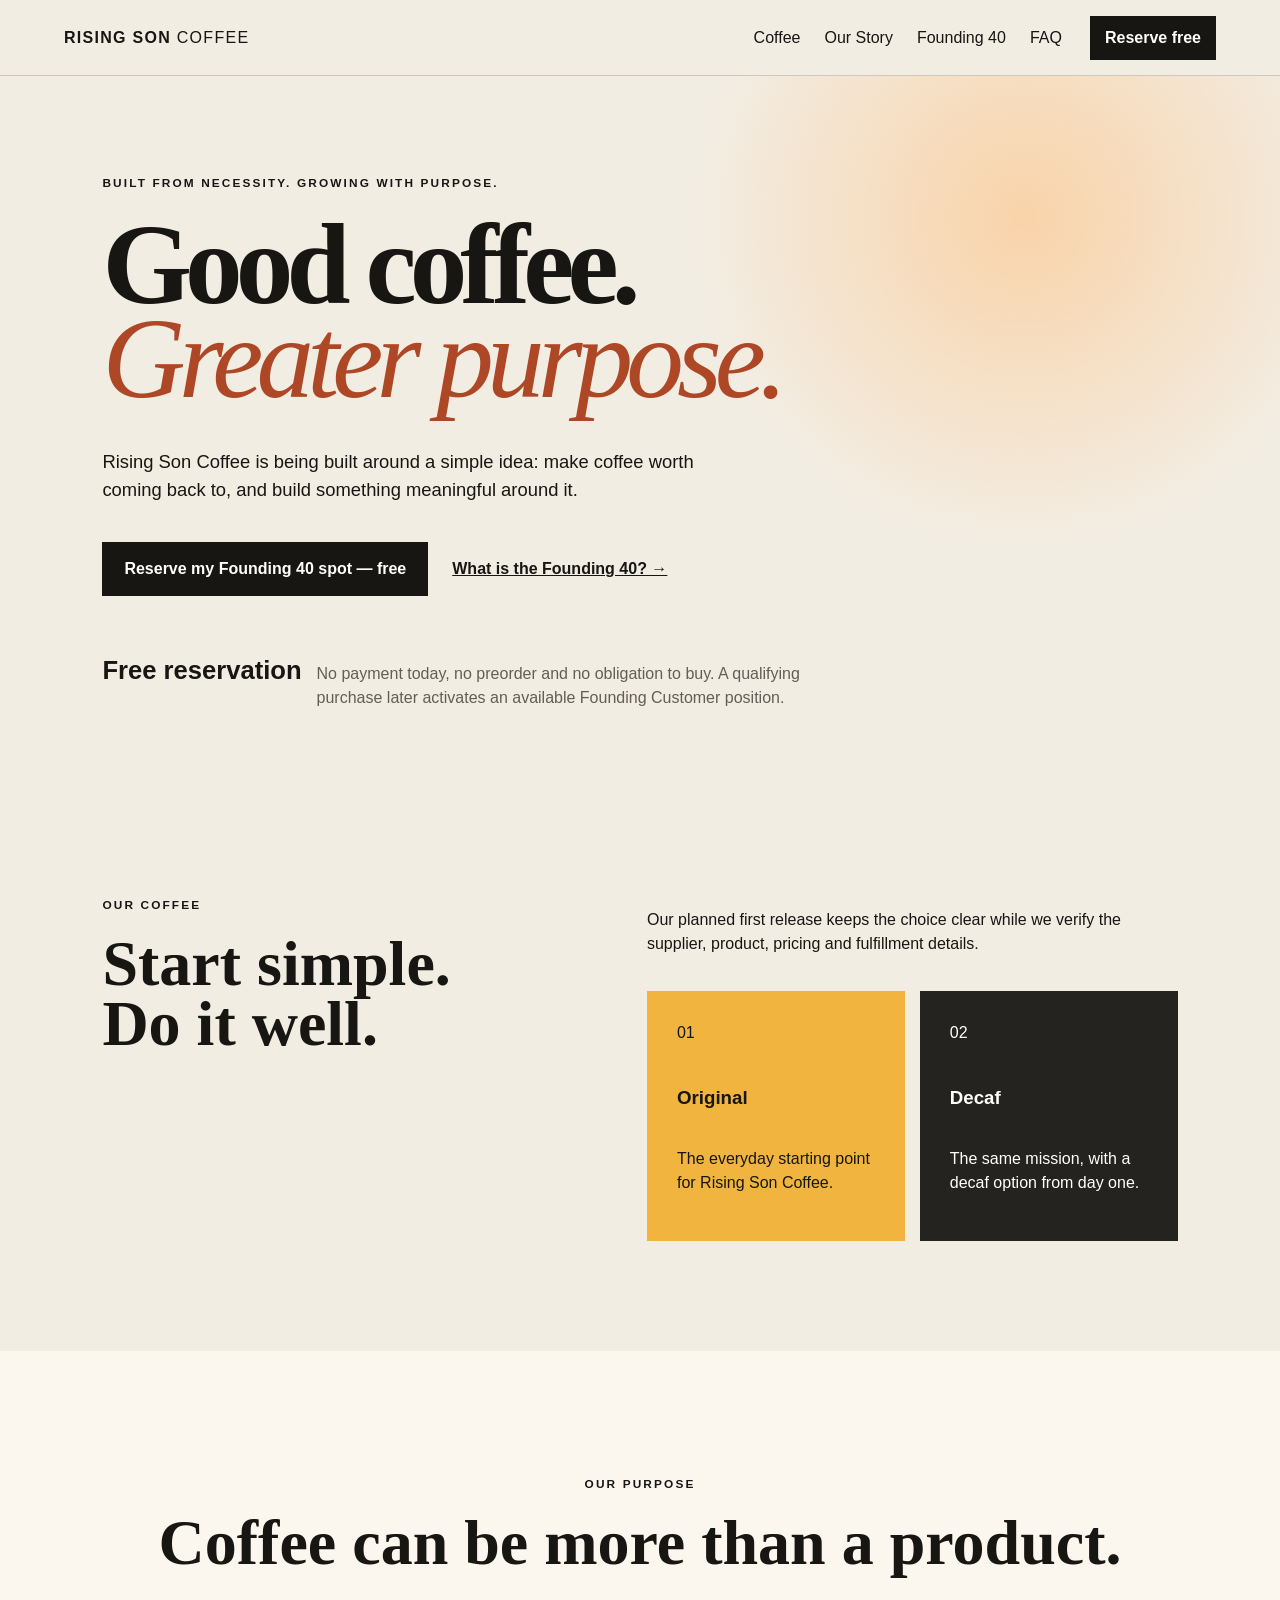
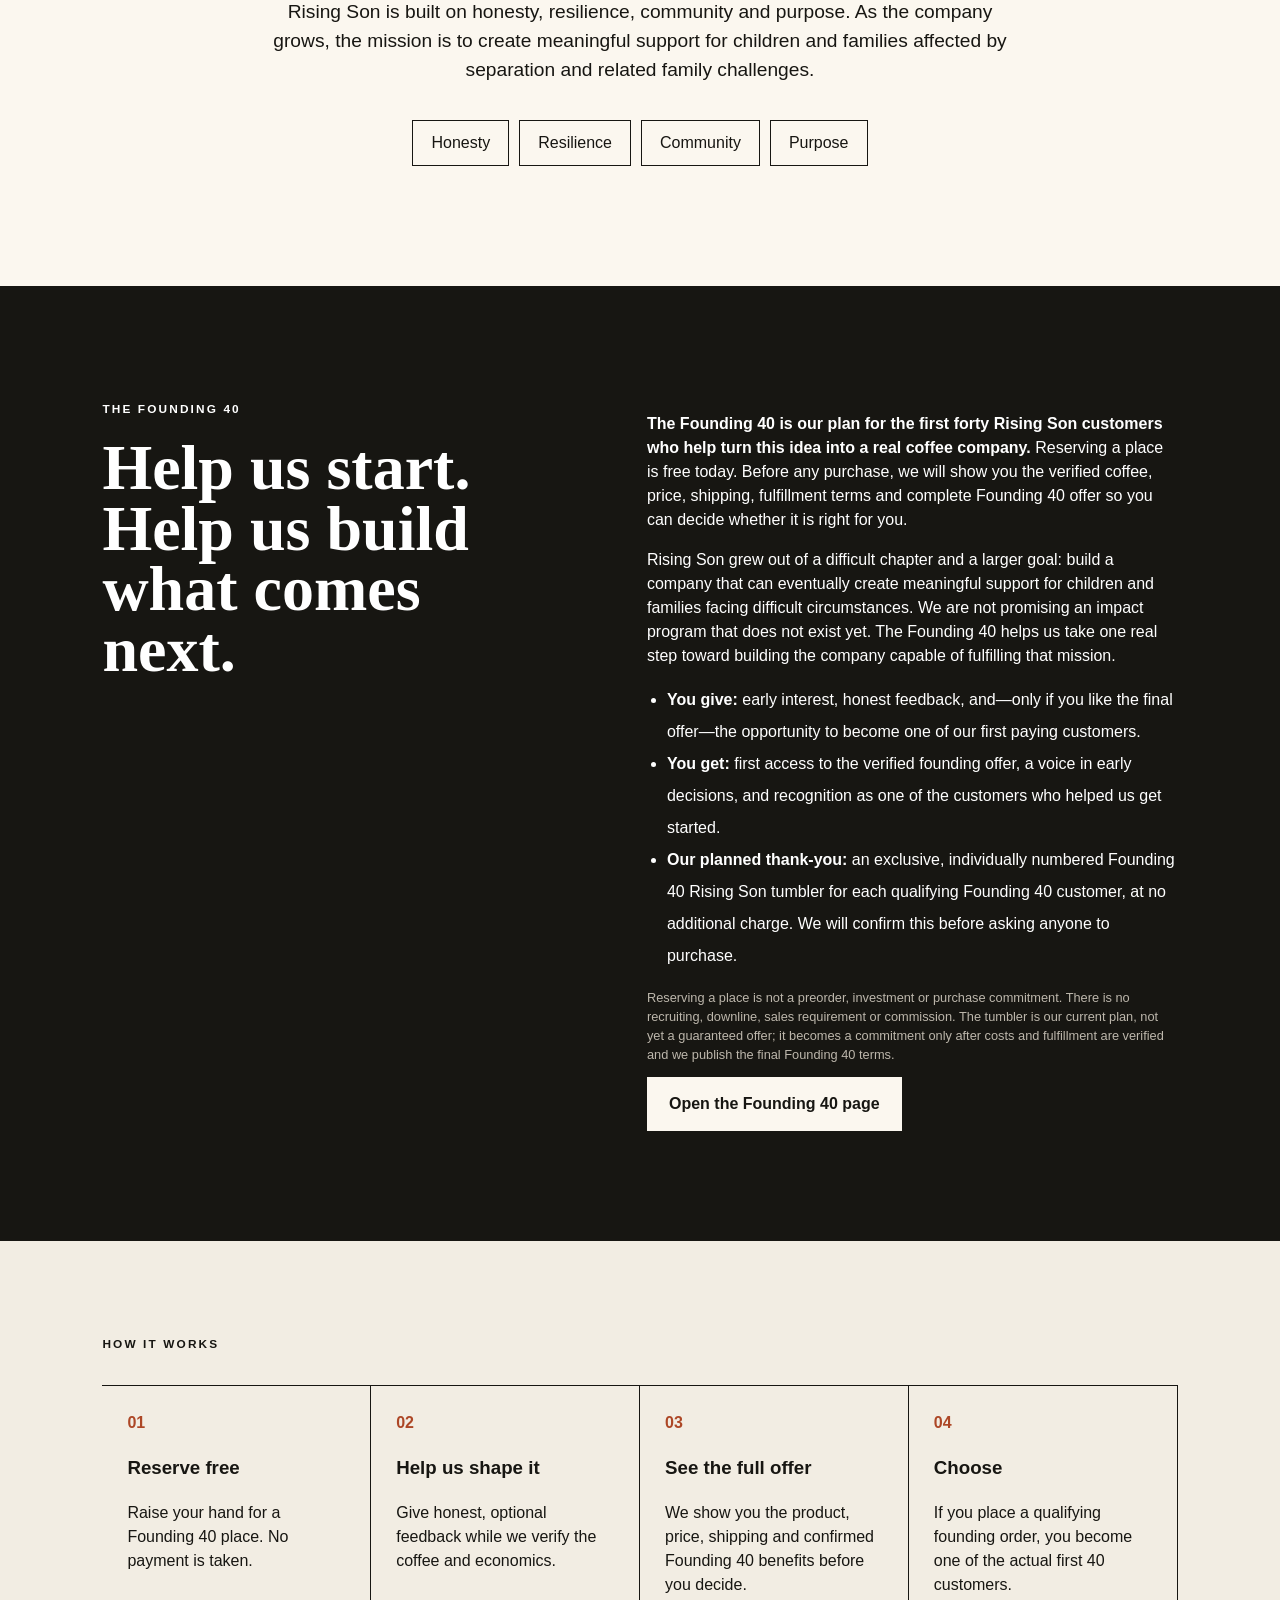
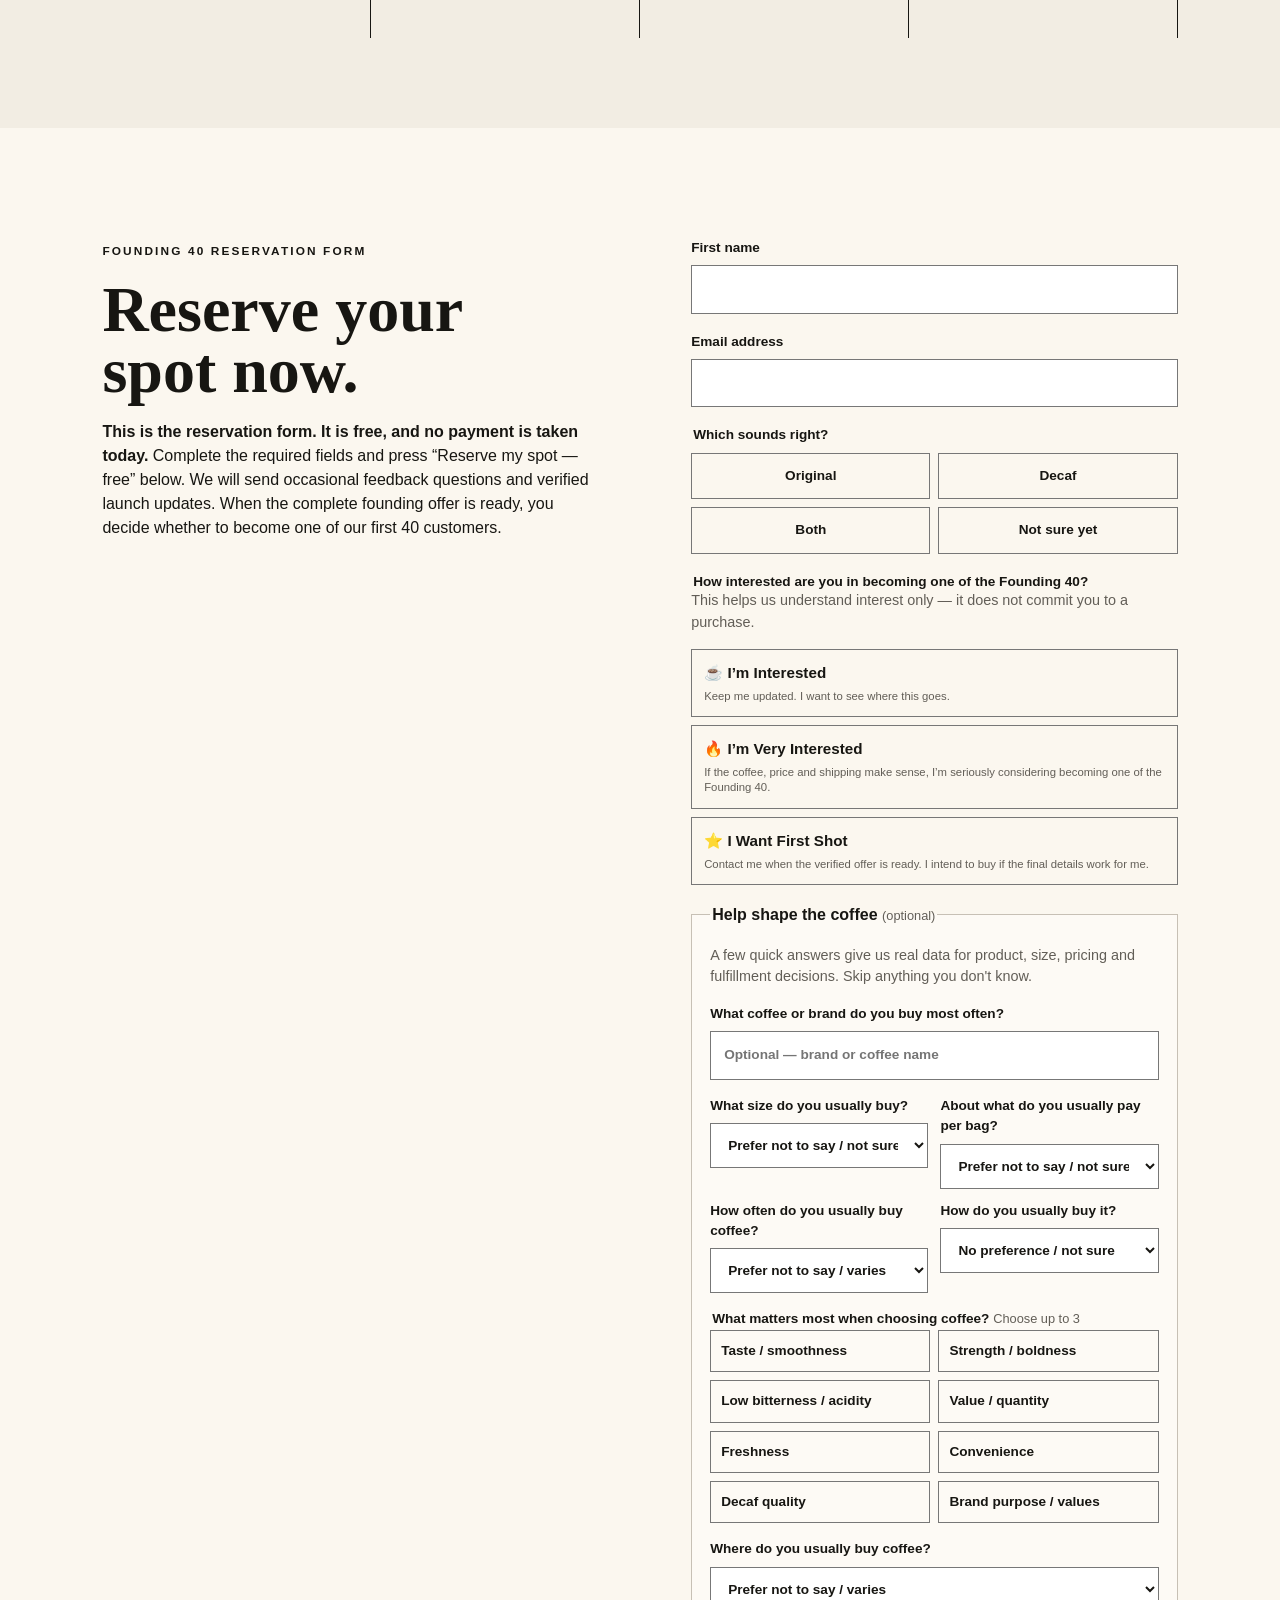
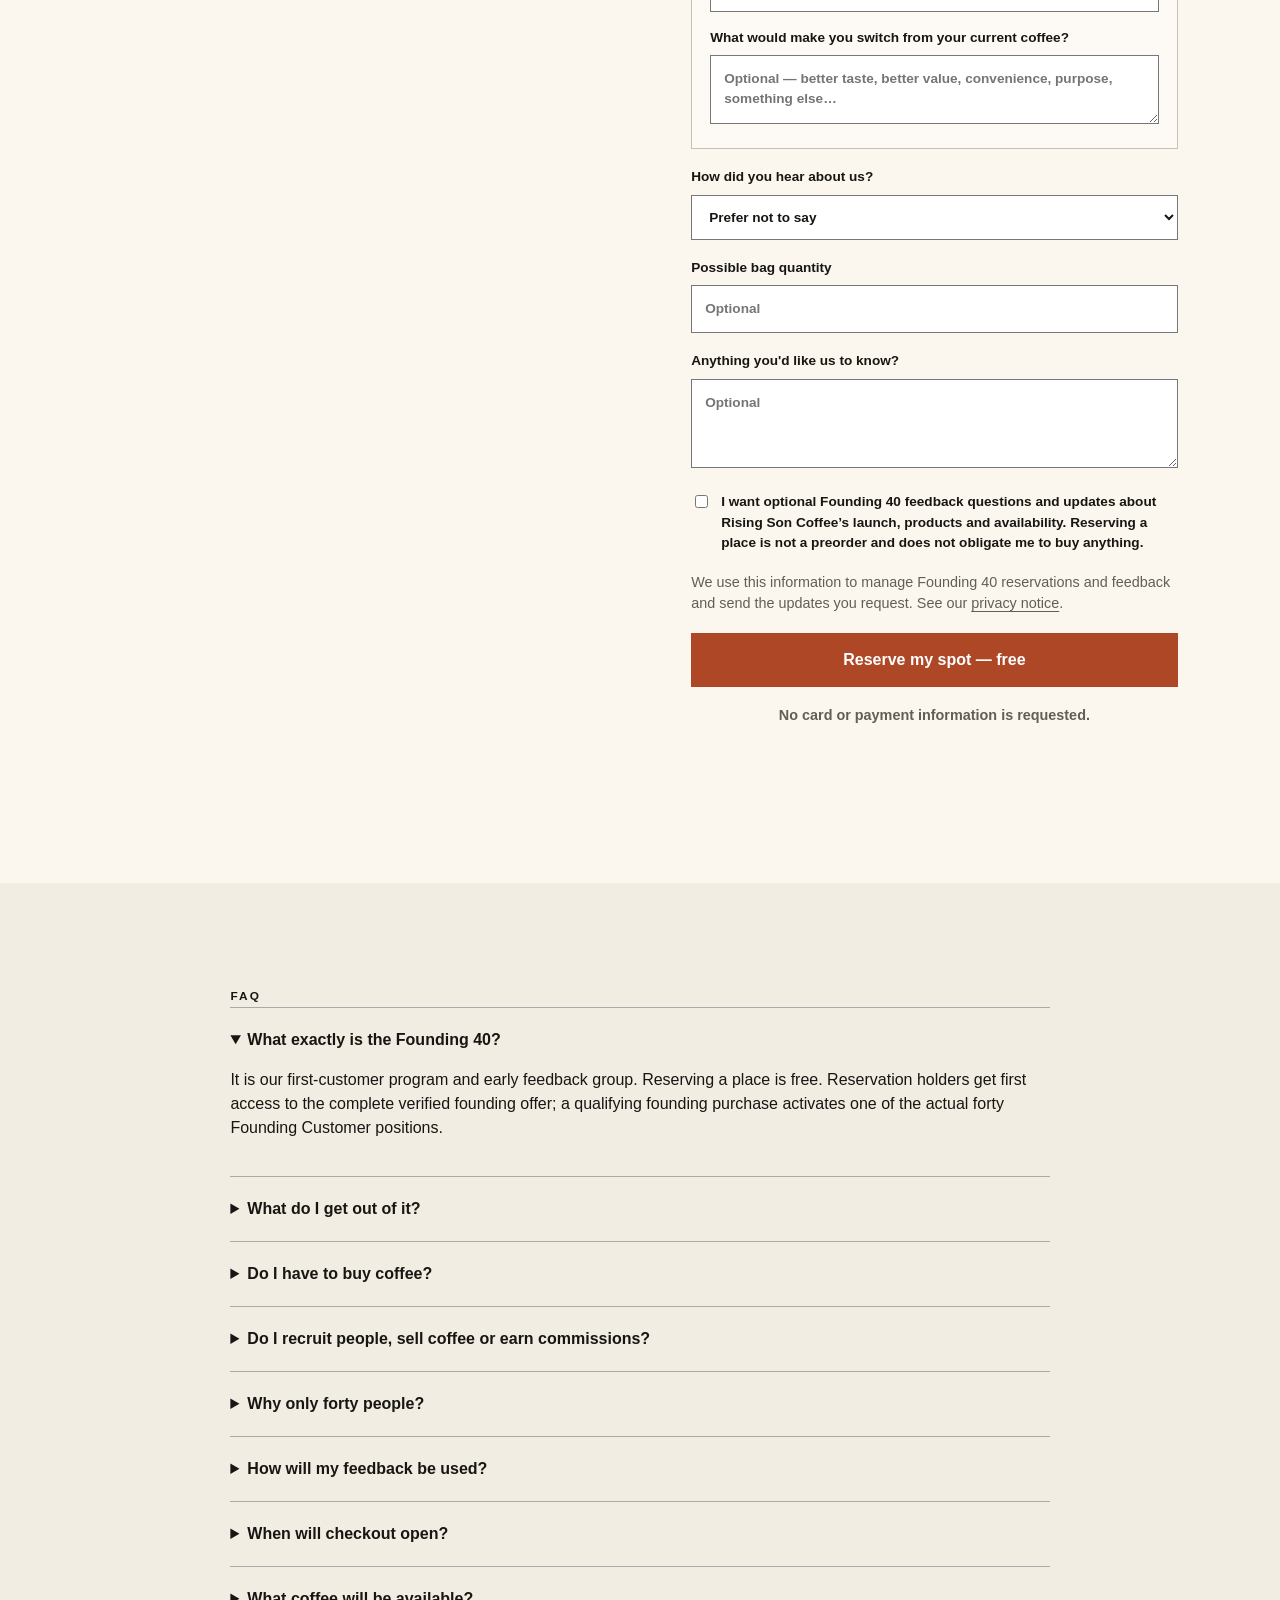
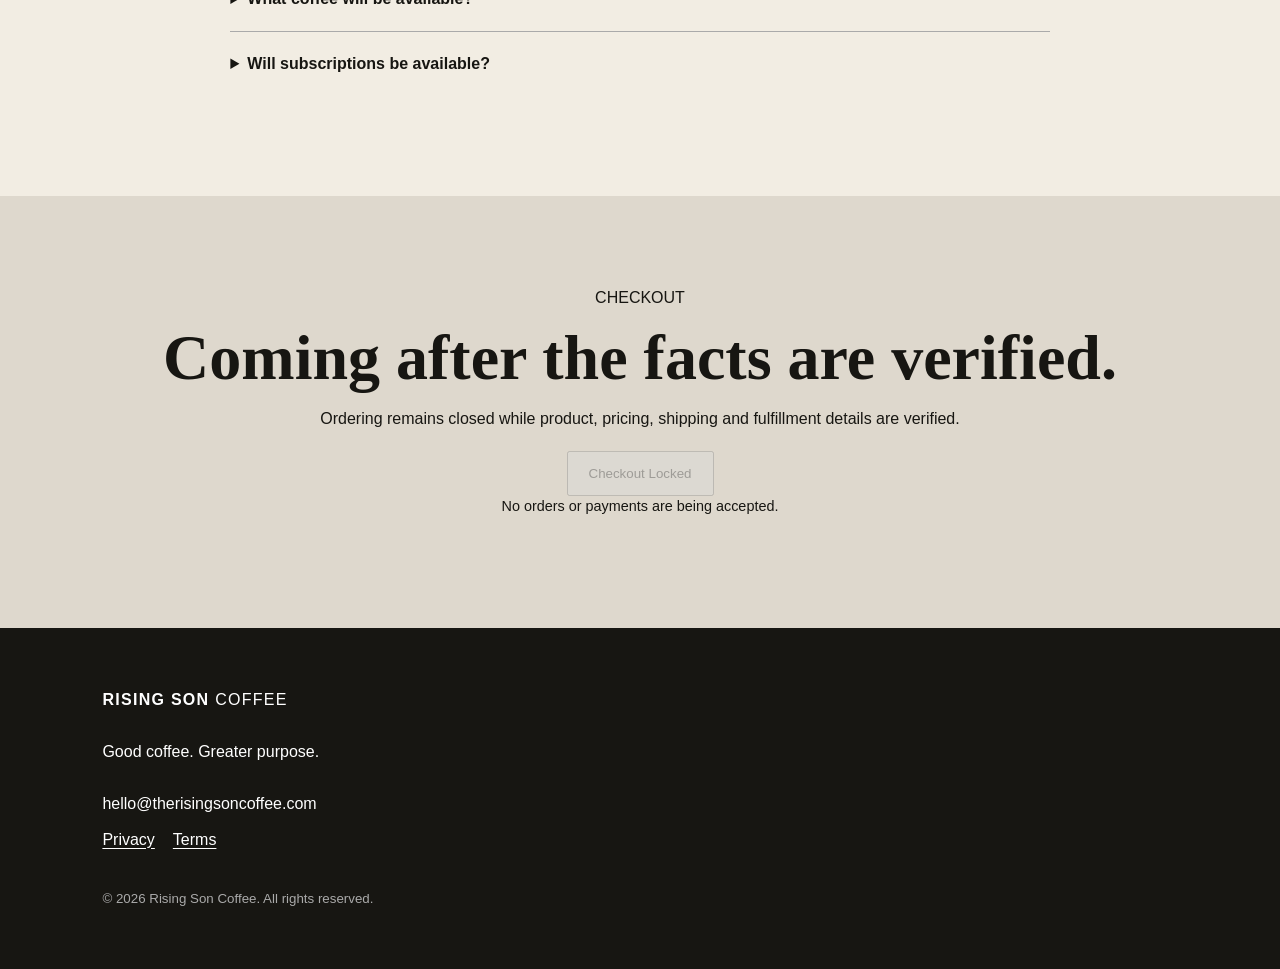
<file: index.html>
<!doctype html>
<html lang="en">
<head>
<meta charset="utf-8"><meta name="viewport" content="width=device-width,initial-scale=1">
<title>Rising Son Coffee | Purpose-Driven Coffee Company</title>
<meta name="description" content="Meet Rising Son Coffee, a purpose-driven independent coffee company in development. Join the Founding 40 free, help shape our first coffee release, and see the verified offer before deciding to buy.">
<meta name="robots" content="index,follow,max-image-preview:large,max-snippet:-1,max-video-preview:-1"><meta name="author" content="Rising Son Coffee"><meta name="application-name" content="Rising Son Coffee"><meta name="theme-color" content="#f2ede3">
<meta property="og:type" content="website"><meta property="og:site_name" content="Rising Son Coffee"><meta property="og:locale" content="en_US"><meta property="og:title" content="Rising Son Coffee | Good Coffee. Greater Purpose."><meta property="og:description" content="A purpose-driven independent coffee company being built with its first customers. Join the Founding 40 free and help shape the first release."><meta property="og:url" content="https://therisingsoncoffee.com/"><meta property="og:image" content="https://therisingsoncoffee.com/social-card.png"><meta property="og:image:width" content="1200"><meta property="og:image:height" content="630"><meta property="og:image:alt" content="Rising Son Coffee — Good coffee. Greater purpose.">
<meta name="twitter:card" content="summary_large_image"><meta name="twitter:title" content="Rising Son Coffee | Good Coffee. Greater Purpose."><meta name="twitter:description" content="Join the Founding 40 free and help shape the first Rising Son Coffee release."><meta name="twitter:image" content="https://therisingsoncoffee.com/social-card.png"><meta name="twitter:image:alt" content="Rising Son Coffee — Good coffee. Greater purpose."><link rel="canonical" href="https://therisingsoncoffee.com/"><link rel="manifest" href="/site.webmanifest">
<script type="application/ld+json">{"@context":"https://schema.org","@graph":[{"@type":"Organization","@id":"https://therisingsoncoffee.com/#organization","name":"Rising Son Coffee","alternateName":"The Rising Son Coffee","url":"https://therisingsoncoffee.com/","email":"hello@therisingsoncoffee.com","description":"A purpose-driven independent coffee company being built around good coffee, honesty, resilience, community and meaningful support for children and families as the company grows."},{"@type":"WebSite","@id":"https://therisingsoncoffee.com/#website","url":"https://therisingsoncoffee.com/","name":"Rising Son Coffee","alternateName":"The Rising Son Coffee","description":"Official website of Rising Son Coffee.","publisher":{"@id":"https://therisingsoncoffee.com/#organization"},"inLanguage":"en-US"},{"@type":"WebPage","@id":"https://therisingsoncoffee.com/#webpage","url":"https://therisingsoncoffee.com/","name":"Rising Son Coffee | Purpose-Driven Coffee Company","isPartOf":{"@id":"https://therisingsoncoffee.com/#website"},"about":{"@id":"https://therisingsoncoffee.com/#organization"},"description":"Meet Rising Son Coffee and join the Founding 40 free to help shape the first release.","inLanguage":"en-US"}]}</script>
<link rel="stylesheet" href="styles.css"><link rel="icon" href="data:image/svg+xml,<svg xmlns=%22http://www.w3.org/2000/svg%22 viewBox=%220 0 100 100%22><text y=%22.9em%22 font-size=%2290%22>☕</text></svg>">
</head>
<body>
<a class="skip" href="#top">Skip to content</a><header class="nav"><a class="brand" href="#top">RISING SON <span>COFFEE</span></a><nav aria-label="Primary"><a href="#coffee">Coffee</a><a href="/story/">Our Story</a><a href="/founding40/">Founding 40</a><a href="#faq">FAQ</a></nav><a class="button small" href="#join">Reserve free</a></header>
<main id="top">
<section class="hero"><div class="eyebrow">BUILT FROM NECESSITY. GROWING WITH PURPOSE.</div><h1>Good coffee.<br><em>Greater purpose.</em></h1><p>Rising Son Coffee is being built around a simple idea: make coffee worth coming back to, and build something meaningful around it.</p><div class="actions"><a class="button" href="#join">Reserve my Founding 40 spot — free</a><a class="textlink" href="/founding40/">What is the Founding 40? →</a></div><div class="counter"><strong>Free reservation</strong><span>No payment today, no preorder and no obligation to buy. A qualifying purchase later activates an available Founding Customer position.</span></div></section>
<section id="coffee" class="section"><div><span class="kicker">OUR COFFEE</span><h2>Start simple.<br>Do it well.</h2></div><div><p>Our planned first release keeps the choice clear while we verify the supplier, product, pricing and fulfillment details.</p><div class="cards"><article><span>01</span><h3>Original</h3><p>The everyday starting point for Rising Son Coffee.</p></article><article class="mono"><span>02</span><h3>Decaf</h3><p>The same mission, with a decaf option from day one.</p></article></div></div></section>
<section id="purpose" class="purpose"><span class="kicker">OUR PURPOSE</span><h2>Coffee can be more than a product.</h2><p>Rising Son is built on honesty, resilience, community and purpose. As the company grows, the mission is to create meaningful support for children and families affected by separation and related family challenges.</p><div class="values"><span>Honesty</span><span>Resilience</span><span>Community</span><span>Purpose</span></div></section>
<section id="founding40" class="section dark"><div><span class="kicker">THE FOUNDING 40</span><h2>Help us start.<br>Help us build what comes next.</h2></div><div><p><strong>The Founding 40 is our plan for the first forty Rising Son customers who help turn this idea into a real coffee company.</strong> Reserving a place is free today. Before any purchase, we will show you the verified coffee, price, shipping, fulfillment terms and complete Founding 40 offer so you can decide whether it is right for you.</p><p>Rising Son grew out of a difficult chapter and a larger goal: build a company that can eventually create meaningful support for children and families facing difficult circumstances. We are not promising an impact program that does not exist yet. The Founding 40 helps us take one real step toward building the company capable of fulfilling that mission.</p><ul><li><strong>You give:</strong> early interest, honest feedback, and—only if you like the final offer—the opportunity to become one of our first paying customers.</li><li><strong>You get:</strong> first access to the verified founding offer, a voice in early decisions, and recognition as one of the customers who helped us get started.</li><li><strong>Our planned thank-you:</strong> an exclusive, individually numbered Founding 40 Rising Son tumbler for each qualifying Founding 40 customer, at no additional charge. We will confirm this before asking anyone to purchase.</li></ul><p class="fine">Reserving a place is not a preorder, investment or purchase commitment. There is no recruiting, downline, sales requirement or commission. The tumbler is our current plan, not yet a guaranteed offer; it becomes a commitment only after costs and fulfillment are verified and we publish the final Founding 40 terms.</p><a class="button light" href="/founding40/">Open the Founding 40 page</a></div></section>
<section class="steps"><span class="kicker">HOW IT WORKS</span><div class="stepgrid"><div><b>01</b><h3>Reserve free</h3><p>Raise your hand for a Founding 40 place. No payment is taken.</p></div><div><b>02</b><h3>Help us shape it</h3><p>Give honest, optional feedback while we verify the coffee and economics.</p></div><div><b>03</b><h3>See the full offer</h3><p>We show you the product, price, shipping and confirmed Founding 40 benefits before you decide.</p></div><div><b>04</b><h3>Choose</h3><p>If you place a qualifying founding order, you become one of the actual first 40 customers.</p></div></div></section>
<section id="join" class="join"><div><span class="kicker">FOUNDING 40 RESERVATION FORM</span><h2>Reserve your spot now.</h2><p><strong>This is the reservation form. It is free, and no payment is taken today.</strong> Complete the required fields and press “Reserve my spot — free” below. We will send occasional feedback questions and verified launch updates. When the complete founding offer is ready, you decide whether to become one of our first 40 customers.</p></div>
<form id="foundingForm" action="https://formsubmit.co/hello@therisingsoncoffee.com" method="POST" aria-describedby="formPrivacy"><input type="hidden" name="_subject" value="New Rising Son Coffee Founding 40 signup"><input type="hidden" name="_template" value="table">
<input type="hidden" name="signup_source" value="Rising Son Coffee website — Founding 40 organic/direct"><input type="hidden" name="_captcha" value="false"><input type="hidden" name="_next" value="https://therisingsoncoffee.com/thanks.html"><input class="honey" type="text" name="_honey" tabindex="-1" autocomplete="off" aria-hidden="true"><label>First name<input name="name" required autocomplete="given-name"></label><label>Email address<input name="email" type="email" required autocomplete="email" inputmode="email"></label><fieldset><legend>Which sounds right?</legend><div class="choices"><label><input type="radio" name="preference" value="Original" required><span>Original</span></label><label><input type="radio" name="preference" value="Decaf"><span>Decaf</span></label><label><input type="radio" name="preference" value="Both"><span>Both</span></label><label><input type="radio" name="preference" value="Not sure yet"><span>Not sure yet</span></label></div></fieldset><fieldset class="intent"><legend>How interested are you in becoming one of the Founding 40?</legend><p class="form-note">This helps us understand interest only — it does not commit you to a purchase.</p><div class="choices intent-choices"><label><input type="radio" name="interest_level" value="Interested" required><span><strong>☕ I’m Interested</strong><small>Keep me updated. I want to see where this goes.</small></span></label><label><input type="radio" name="interest_level" value="Very Interested"><span><strong>🔥 I’m Very Interested</strong><small>If the coffee, price and shipping make sense, I’m seriously considering becoming one of the Founding 40.</small></span></label><label><input type="radio" name="interest_level" value="First Shot"><span><strong>⭐ I Want First Shot</strong><small>Contact me when the verified offer is ready. I intend to buy if the final details work for me.</small></span></label></div></fieldset><fieldset class="survey"><legend>Help shape the coffee <span class="optional">(optional)</span></legend><p class="form-note">A few quick answers give us real data for product, size, pricing and fulfillment decisions. Skip anything you don't know.</p><label>What coffee or brand do you buy most often?<input name="current_coffee_brand" autocomplete="off" placeholder="Optional — brand or coffee name"></label><div class="survey-grid"><label>What size do you usually buy?<select name="usual_bag_size"><option value="">Prefer not to say / not sure</option><option>8 oz or less</option><option>10–12 oz</option><option>13–16 oz</option><option>17–24 oz</option><option>25–32 oz</option><option>More than 32 oz</option></select></label><label>About what do you usually pay per bag?<select name="usual_price_band"><option value="">Prefer not to say / not sure</option><option>Under $8</option><option>$8–$11.99</option><option>$12–$15.99</option><option>$16–$19.99</option><option>$20–$24.99</option><option>$25 or more</option></select></label><label>How often do you usually buy coffee?<select name="purchase_frequency"><option value="">Prefer not to say / varies</option><option>More than once a week</option><option>About weekly</option><option>Every 2 weeks</option><option>About monthly</option><option>Less than monthly</option></select></label><label>How do you usually buy it?<select name="coffee_form"><option value="">No preference / not sure</option><option>Whole bean</option><option>Ground</option><option>Both</option><option>Pods / capsules</option><option>Ready-to-drink or other</option></select></label></div><fieldset class="subfield"><legend>What matters most when choosing coffee? <span class="optional">Choose up to 3</span></legend><div class="checkgrid"><label><input type="checkbox" name="decision_factors[]" value="Taste / smoothness"><span>Taste / smoothness</span></label><label><input type="checkbox" name="decision_factors[]" value="Strength / boldness"><span>Strength / boldness</span></label><label><input type="checkbox" name="decision_factors[]" value="Low bitterness / acidity"><span>Low bitterness / acidity</span></label><label><input type="checkbox" name="decision_factors[]" value="Value / quantity"><span>Value / quantity</span></label><label><input type="checkbox" name="decision_factors[]" value="Freshness"><span>Freshness</span></label><label><input type="checkbox" name="decision_factors[]" value="Convenience"><span>Convenience</span></label><label><input type="checkbox" name="decision_factors[]" value="Decaf quality"><span>Decaf quality</span></label><label><input type="checkbox" name="decision_factors[]" value="Brand purpose / values"><span>Brand purpose / values</span></label></div></fieldset><label>Where do you usually buy coffee?<select name="usual_purchase_channel"><option value="">Prefer not to say / varies</option><option>Grocery store</option><option>Warehouse / club store</option><option>Local coffee shop / roaster</option><option>Brand website</option><option>Online marketplace</option><option>Subscription</option><option>Other</option></select></label><label>What would make you switch from your current coffee?<textarea name="switch_trigger" rows="2" placeholder="Optional — better taste, better value, convenience, purpose, something else…"></textarea></label></fieldset><label>How did you hear about us?<select name="referral_source"><option value="Not specified">Prefer not to say</option><option>Friend or family</option><option>Facebook</option><option>Instagram</option><option>Other social media</option><option>Search</option><option>In person</option><option>Other</option></select></label><label>Possible bag quantity<input name="quantity" type="number" min="1" max="20" inputmode="numeric" placeholder="Optional"></label><label>Anything you'd like us to know?<textarea name="note" rows="3" placeholder="Optional"></textarea></label><label class="consent"><input type="checkbox" name="launch_updates_consent" value="Yes" required> I want optional Founding 40 feedback questions and updates about Rising Son Coffee’s launch, products and availability. Reserving a place is not a preorder and does not obligate me to buy anything.</label><p id="formPrivacy" class="form-note">We use this information to manage Founding 40 reservations and feedback and send the updates you request. See our <a href="/privacy.html">privacy notice</a>.</p><button class="button reserve-submit" type="submit" data-default-label="Reserve my spot — free">Reserve my spot — free</button><p class="form-note submit-note">No card or payment information is requested.</p><p id="formStatus" class="status" role="status" aria-live="polite"></p></form></section>
<section id="faq" class="faq"><span class="kicker">FAQ</span><details open><summary>What exactly is the Founding 40?</summary><p>It is our first-customer program and early feedback group. Reserving a place is free. Reservation holders get first access to the complete verified founding offer; a qualifying founding purchase activates one of the actual forty Founding Customer positions.</p></details><details><summary>What do I get out of it?</summary><p>You get an early look at verified launch options, the opportunity to influence early decisions, and first opportunity to become one of Rising Son's first forty customers. Our current plan is also an exclusive individually numbered Founding 40 tumbler at no additional charge with a qualifying founding order. We will confirm that benefit before asking anyone to purchase.</p></details><details><summary>Do I have to buy coffee?</summary><p>No. Joining does not create a preorder or purchase commitment. If coffee later becomes available, you decide independently whether you want it.</p></details><details><summary>Do I recruit people, sell coffee or earn commissions?</summary><p>No. There is no downline, recruiting requirement, referral requirement, sales quota, commission or compensation plan. The Founding 40 is customer research, not a business opportunity.</p></details><details><summary>Why only forty people?</summary><p>Because these are intended to be Rising Son's first forty customers, not an unlimited membership tier. Keeping the group small also lets us genuinely listen to the people helping shape the launch.</p></details><details><summary>How will my feedback be used?</summary><p>It can help compare proposed coffee options, bag sizes, price ranges and shipping choices. Rising Son makes the final decisions, and not every preference can be adopted.</p></details><details><summary>When will checkout open?</summary><p>Only after supplier, product, pricing, shipping, fulfillment and refund/replacement details are confirmed.</p></details><details><summary>What coffee will be available?</summary><p>The planned first release is Original and Decaf. Whole-bean and ground options are being evaluated with suppliers. Final product details will be shared after verification.</p></details><details><summary>Will subscriptions be available?</summary><p>We are evaluating recurring delivery. We will only publish a subscription offer after the product, shipping and savings economics are verified.</p></details></section>
<section class="locked" id="checkout"><span>CHECKOUT</span><h2>Coming after the facts are verified.</h2><p>Ordering remains closed while product, pricing, shipping and fulfillment details are verified.</p><button id="checkoutButton" disabled aria-describedby="checkoutStatus">Checkout Locked</button><p id="checkoutStatus" class="status" role="status">No orders or payments are being accepted.</p></section>
</main>
<footer><div class="brand">RISING SON <span>COFFEE</span></div><p>Good coffee. Greater purpose.</p><a href="mailto:hello@therisingsoncoffee.com">hello@therisingsoncoffee.com</a><div class="footerlinks"><a href="/privacy.html">Privacy</a><a href="/terms.html">Terms</a></div><small>© 2026 Rising Son Coffee. All rights reserved.</small></footer>
<script src="checkout-config.js"></script><script src="script.js"></script></body></html>
</file>
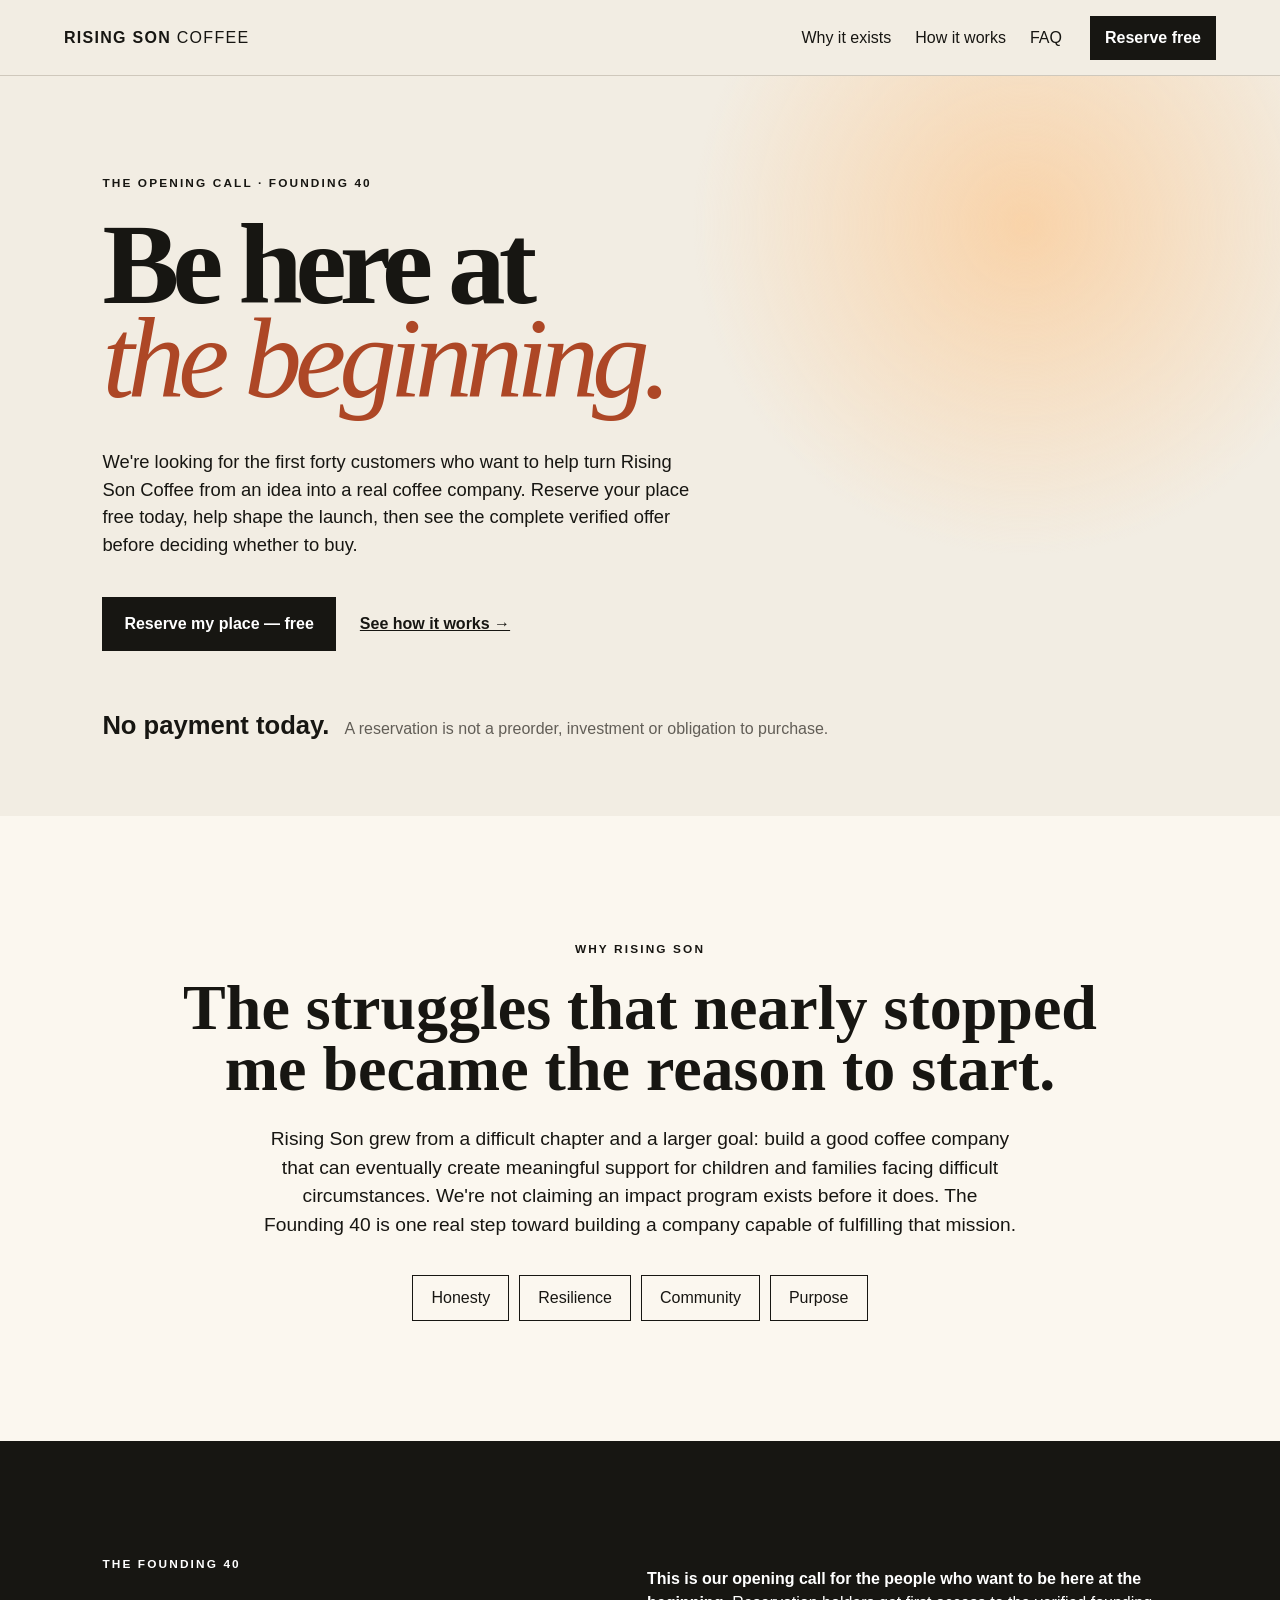
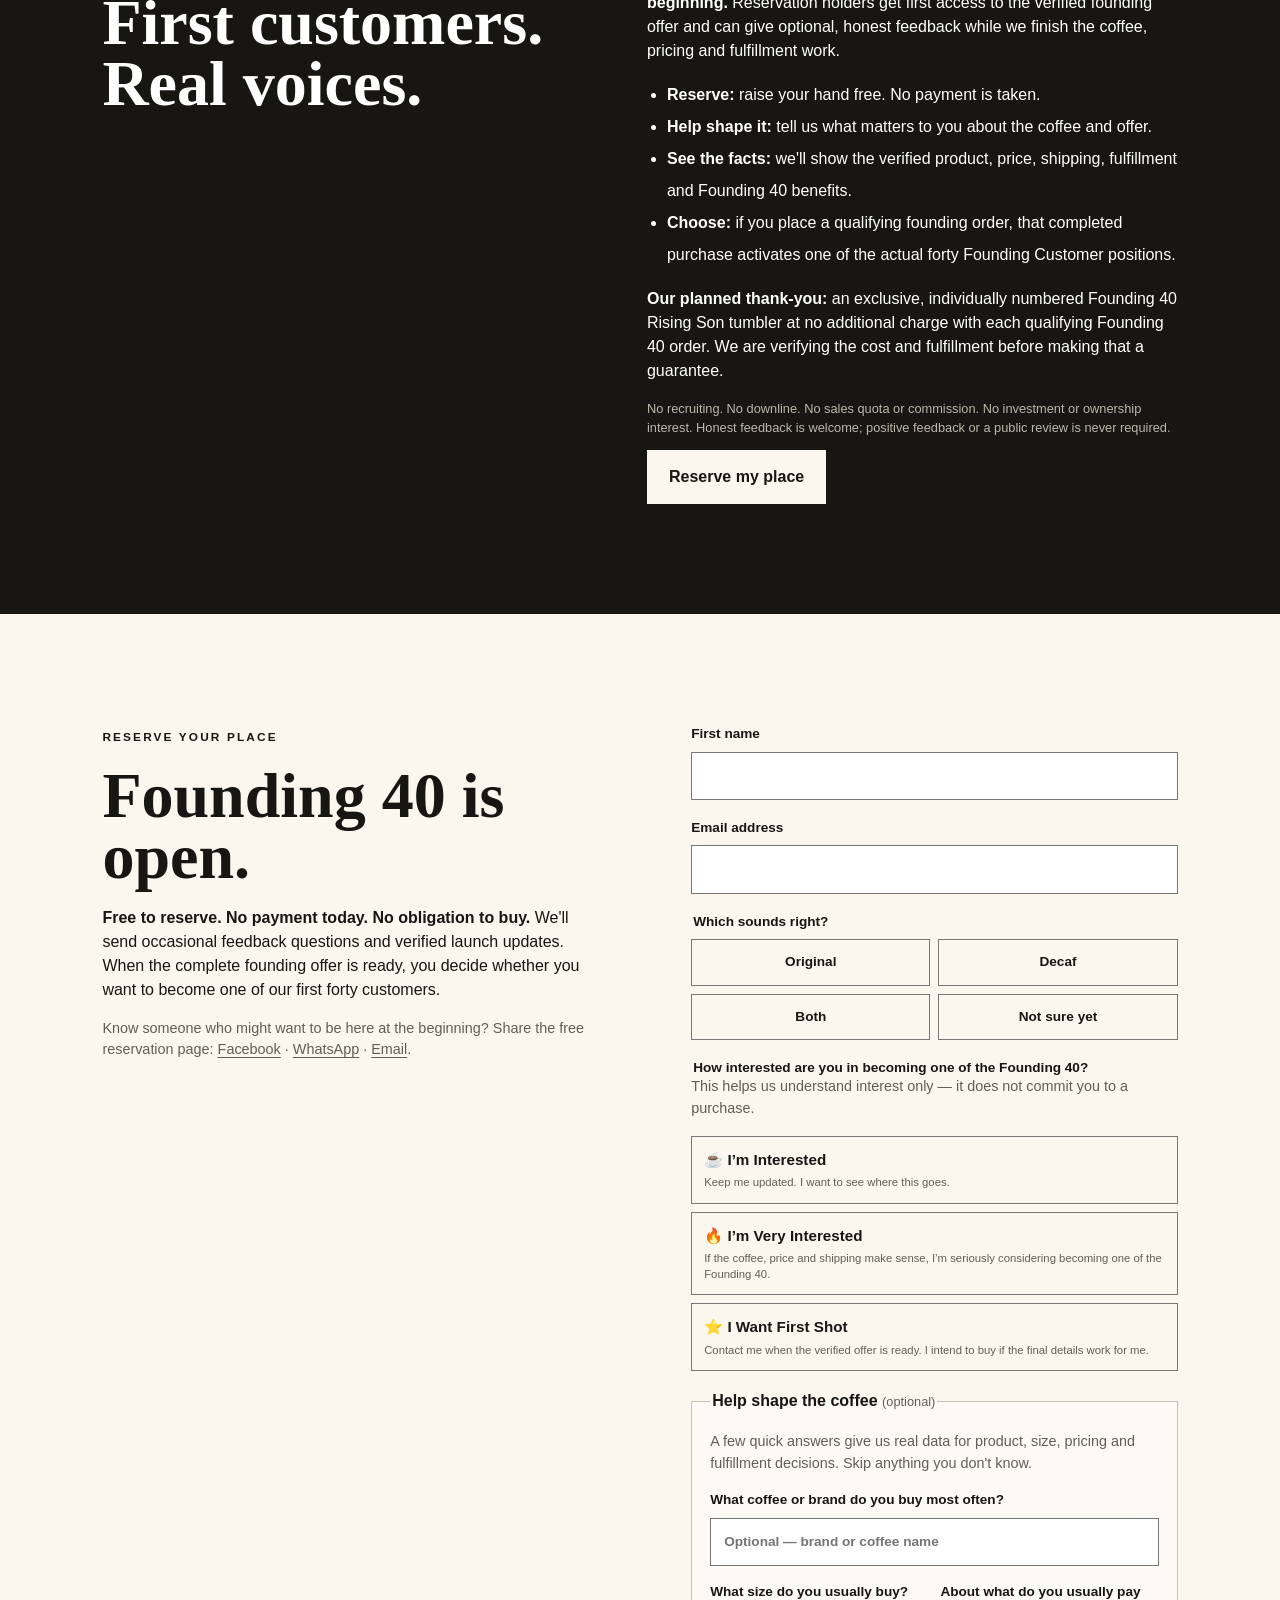
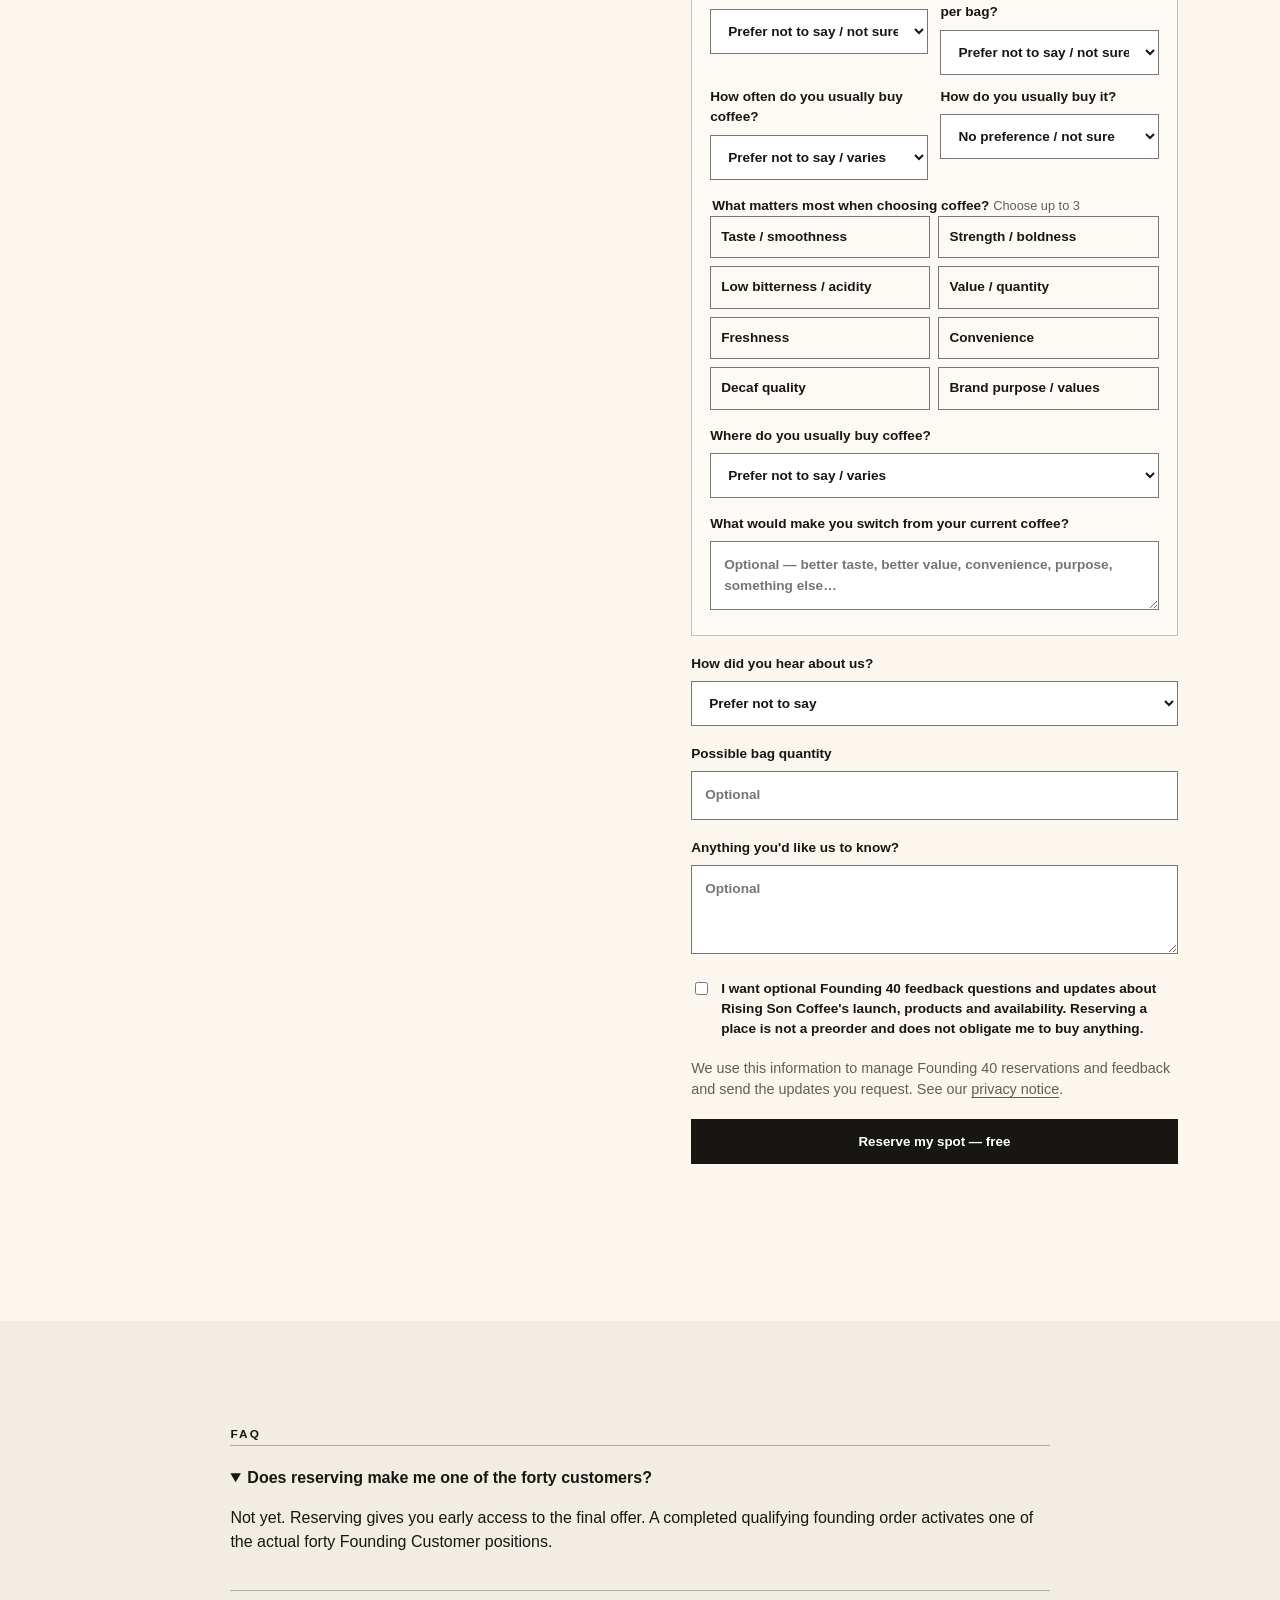
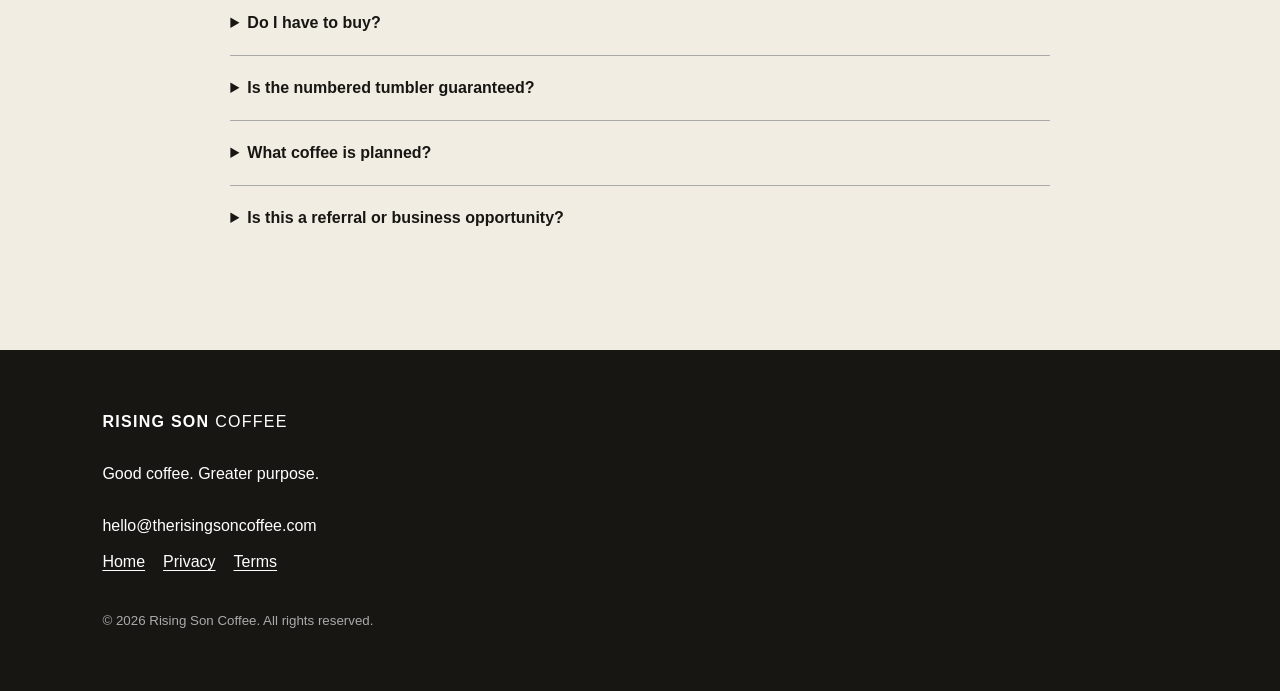
<file: founding40/index.html>
<!doctype html>
<html lang="en"><head><meta charset="utf-8"><meta name="viewport" content="width=device-width,initial-scale=1">
<title>Founding 40 Coffee Launch | Rising Son Coffee</title><meta name="description" content="Join the Rising Son Coffee Founding 40 free. Help shape our first coffee release, see verified product, price and shipping details first, then decide whether to become an early customer.">
<meta name="robots" content="index,follow,max-image-preview:large,max-snippet:-1"><meta name="theme-color" content="#f2ede3"><meta property="og:type" content="website"><meta property="og:site_name" content="Rising Son Coffee"><meta property="og:locale" content="en_US"><meta property="og:title" content="Join the Founding 40 | Rising Son Coffee"><meta property="og:description" content="Be here at the beginning. Reserve a Founding 40 place free—no payment today and no obligation to buy."><meta property="og:url" content="https://therisingsoncoffee.com/founding40/"><meta property="og:image" content="https://therisingsoncoffee.com/social-card.png"><meta property="og:image:alt" content="Join the Rising Son Coffee Founding 40"><meta name="twitter:card" content="summary_large_image"><meta name="twitter:title" content="Join the Founding 40 | Rising Son Coffee"><meta name="twitter:description" content="Reserve free, help shape the first coffee release, and see the verified offer before deciding to buy."><meta name="twitter:image" content="https://therisingsoncoffee.com/social-card.png"><link rel="canonical" href="https://therisingsoncoffee.com/founding40/"><link rel="manifest" href="/site.webmanifest"><link rel="stylesheet" href="/styles.css"><script type="application/ld+json">{"@context":"https://schema.org","@type":"WebPage","@id":"https://therisingsoncoffee.com/founding40/#webpage","url":"https://therisingsoncoffee.com/founding40/","name":"Founding 40 Coffee Launch | Rising Son Coffee","description":"Join the Rising Son Coffee Founding 40 free and help shape the first release.","isPartOf":{"@id":"https://therisingsoncoffee.com/#website"},"about":{"@id":"https://therisingsoncoffee.com/#organization"},"inLanguage":"en-US","mainEntity":{"@type":"FAQPage","mainEntity":[{"@type":"Question","name":"Does reserving make me one of the forty customers?","acceptedAnswer":{"@type":"Answer","text":"Not yet. Reserving gives you early access to the final offer. A completed qualifying founding order activates one of the actual forty Founding Customer positions."}},{"@type":"Question","name":"Do I have to buy?","acceptedAnswer":{"@type":"Answer","text":"No. You will see the verified coffee, price, shipping, fulfillment and confirmed Founding 40 benefits before deciding."}},{"@type":"Question","name":"Is the numbered tumbler guaranteed?","acceptedAnswer":{"@type":"Answer","text":"Not yet. It is our current plan. We will confirm it only after its complete cost and fulfillment are verified."}},{"@type":"Question","name":"What coffee is planned?","acceptedAnswer":{"@type":"Answer","text":"Original and Decaf are planned for the first release. Whole-bean and ground options are being evaluated with suppliers. Final details will be shared after verification."}},{"@type":"Question","name":"Is this a referral or business opportunity?","acceptedAnswer":{"@type":"Answer","text":"No. There is no recruiting, downline, sales requirement, commission, investment or ownership component."}}]}}</script></head>
<body><a class="skip" href="#top">Skip to content</a><header class="nav"><a class="brand" href="/">RISING SON <span>COFFEE</span></a><nav aria-label="Founding 40"><a href="#story">Why it exists</a><a href="#how">How it works</a><a href="#faq">FAQ</a></nav><a class="button small" href="#reserve">Reserve free</a></header>
<main id="top"><section class="hero"><div class="eyebrow">THE OPENING CALL · FOUNDING 40</div><h1>Be here at<br><em>the beginning.</em></h1><p>We're looking for the first forty customers who want to help turn Rising Son Coffee from an idea into a real coffee company. Reserve your place free today, help shape the launch, then see the complete verified offer before deciding whether to buy.</p><div class="actions"><a class="button" href="#reserve">Reserve my place — free</a><a class="textlink" href="#how">See how it works →</a></div><div class="counter"><strong>No payment today.</strong><span>A reservation is not a preorder, investment or obligation to purchase.</span></div></section>
<section id="story" class="purpose"><span class="kicker">WHY RISING SON</span><h2>The struggles that nearly stopped me became the reason to start.</h2><p>Rising Son grew from a difficult chapter and a larger goal: build a good coffee company that can eventually create meaningful support for children and families facing difficult circumstances. We're not claiming an impact program exists before it does. The Founding 40 is one real step toward building a company capable of fulfilling that mission.</p><div class="values"><span>Honesty</span><span>Resilience</span><span>Community</span><span>Purpose</span></div></section>
<section id="how" class="section dark"><div><span class="kicker">THE FOUNDING 40</span><h2>First customers.<br>Real voices.</h2></div><div><p><strong>This is our opening call for the people who want to be here at the beginning.</strong> Reservation holders get first access to the verified founding offer and can give optional, honest feedback while we finish the coffee, pricing and fulfillment work.</p><ul><li><strong>Reserve:</strong> raise your hand free. No payment is taken.</li><li><strong>Help shape it:</strong> tell us what matters to you about the coffee and offer.</li><li><strong>See the facts:</strong> we'll show the verified product, price, shipping, fulfillment and Founding 40 benefits.</li><li><strong>Choose:</strong> if you place a qualifying founding order, that completed purchase activates one of the actual forty Founding Customer positions.</li></ul><p><strong>Our planned thank-you:</strong> an exclusive, individually numbered Founding 40 Rising Son tumbler at no additional charge with each qualifying Founding 40 order. We are verifying the cost and fulfillment before making that a guarantee.</p><p class="fine">No recruiting. No downline. No sales quota or commission. No investment or ownership interest. Honest feedback is welcome; positive feedback or a public review is never required.</p><a class="button light" href="#reserve">Reserve my place</a></div></section>
<section id="reserve" class="join"><div><span class="kicker">RESERVE YOUR PLACE</span><h2>Founding 40 is open.</h2><p><strong>Free to reserve. No payment today. No obligation to buy.</strong> We'll send occasional feedback questions and verified launch updates. When the complete founding offer is ready, you decide whether you want to become one of our first forty customers.</p><p class="form-note">Know someone who might want to be here at the beginning? Share the free reservation page: <a href="https://www.facebook.com/sharer/sharer.php?u=https%3A%2F%2Ftherisingsoncoffee.com%2Ffounding40%2F%3Futm_source%3Dfacebook%26utm_medium%3Dorganic_social%26utm_campaign%3Dfounding40_share" target="_blank" rel="noopener noreferrer">Facebook</a> · <a href="https://wa.me/?text=Rising%20Son%20Coffee%20is%20inviting%20people%20to%20reserve%20a%20free%20Founding%2040%20place.%20No%20payment%20or%20obligation%20to%20buy%3A%20https%3A%2F%2Ftherisingsoncoffee.com%2Ffounding40%2F%3Futm_source%3Dwhatsapp%26utm_medium%3Dshare%26utm_campaign%3Dfounding40_share" target="_blank" rel="noopener noreferrer">WhatsApp</a> · <a href="mailto:?subject=Rising%20Son%20Coffee%20Founding%2040&amp;body=Rising%20Son%20Coffee%20is%20inviting%20people%20to%20reserve%20a%20free%20Founding%2040%20place.%20No%20payment%20or%20obligation%20to%20buy.%20See%20the%20verified%20offer%20before%20deciding%3A%20https%3A%2F%2Ftherisingsoncoffee.com%2Ffounding40%2F%3Futm_source%3Demail%26utm_medium%3Dshare%26utm_campaign%3Dfounding40_share">Email</a>.</p></div>
<form id="foundingForm" action="https://formsubmit.co/hello@therisingsoncoffee.com" method="POST" aria-describedby="formPrivacy"><input type="hidden" name="_subject" value="New Rising Son Coffee Founding 40 reservation"><input type="hidden" name="_template" value="table"><input type="hidden" name="signup_source" value="Rising Son Coffee — dedicated Founding 40 page"><input type="hidden" name="utm_source"><input type="hidden" name="utm_medium"><input type="hidden" name="utm_campaign"><input type="hidden" name="utm_content"><input type="hidden" name="utm_term"><input type="hidden" name="referrer_domain"><input type="hidden" name="_captcha" value="false"><input type="hidden" name="_next" value="https://therisingsoncoffee.com/thanks.html"><input class="honey" type="text" name="_honey" tabindex="-1" autocomplete="off" aria-hidden="true"><label>First name<input name="name" required autocomplete="given-name"></label><label>Email address<input name="email" type="email" required autocomplete="email" inputmode="email"></label><fieldset><legend>Which sounds right?</legend><div class="choices"><label><input type="radio" name="preference" value="Original" required><span>Original</span></label><label><input type="radio" name="preference" value="Decaf"><span>Decaf</span></label><label><input type="radio" name="preference" value="Both"><span>Both</span></label><label><input type="radio" name="preference" value="Not sure yet"><span>Not sure yet</span></label></div></fieldset><fieldset class="intent"><legend>How interested are you in becoming one of the Founding 40?</legend><p class="form-note">This helps us understand interest only — it does not commit you to a purchase.</p><div class="choices intent-choices"><label><input type="radio" name="interest_level" value="Interested" required><span><strong>☕ I’m Interested</strong><small>Keep me updated. I want to see where this goes.</small></span></label><label><input type="radio" name="interest_level" value="Very Interested"><span><strong>🔥 I’m Very Interested</strong><small>If the coffee, price and shipping make sense, I’m seriously considering becoming one of the Founding 40.</small></span></label><label><input type="radio" name="interest_level" value="First Shot"><span><strong>⭐ I Want First Shot</strong><small>Contact me when the verified offer is ready. I intend to buy if the final details work for me.</small></span></label></div></fieldset><fieldset class="survey"><legend>Help shape the coffee <span class="optional">(optional)</span></legend><p class="form-note">A few quick answers give us real data for product, size, pricing and fulfillment decisions. Skip anything you don't know.</p><label>What coffee or brand do you buy most often?<input name="current_coffee_brand" autocomplete="off" placeholder="Optional — brand or coffee name"></label><div class="survey-grid"><label>What size do you usually buy?<select name="usual_bag_size"><option value="">Prefer not to say / not sure</option><option>8 oz or less</option><option>10–12 oz</option><option>13–16 oz</option><option>17–24 oz</option><option>25–32 oz</option><option>More than 32 oz</option></select></label><label>About what do you usually pay per bag?<select name="usual_price_band"><option value="">Prefer not to say / not sure</option><option>Under $8</option><option>$8–$11.99</option><option>$12–$15.99</option><option>$16–$19.99</option><option>$20–$24.99</option><option>$25 or more</option></select></label><label>How often do you usually buy coffee?<select name="purchase_frequency"><option value="">Prefer not to say / varies</option><option>More than once a week</option><option>About weekly</option><option>Every 2 weeks</option><option>About monthly</option><option>Less than monthly</option></select></label><label>How do you usually buy it?<select name="coffee_form"><option value="">No preference / not sure</option><option>Whole bean</option><option>Ground</option><option>Both</option><option>Pods / capsules</option><option>Ready-to-drink or other</option></select></label></div><fieldset class="subfield"><legend>What matters most when choosing coffee? <span class="optional">Choose up to 3</span></legend><div class="checkgrid"><label><input type="checkbox" name="decision_factors[]" value="Taste / smoothness"><span>Taste / smoothness</span></label><label><input type="checkbox" name="decision_factors[]" value="Strength / boldness"><span>Strength / boldness</span></label><label><input type="checkbox" name="decision_factors[]" value="Low bitterness / acidity"><span>Low bitterness / acidity</span></label><label><input type="checkbox" name="decision_factors[]" value="Value / quantity"><span>Value / quantity</span></label><label><input type="checkbox" name="decision_factors[]" value="Freshness"><span>Freshness</span></label><label><input type="checkbox" name="decision_factors[]" value="Convenience"><span>Convenience</span></label><label><input type="checkbox" name="decision_factors[]" value="Decaf quality"><span>Decaf quality</span></label><label><input type="checkbox" name="decision_factors[]" value="Brand purpose / values"><span>Brand purpose / values</span></label></div></fieldset><label>Where do you usually buy coffee?<select name="usual_purchase_channel"><option value="">Prefer not to say / varies</option><option>Grocery store</option><option>Warehouse / club store</option><option>Local coffee shop / roaster</option><option>Brand website</option><option>Online marketplace</option><option>Subscription</option><option>Other</option></select></label><label>What would make you switch from your current coffee?<textarea name="switch_trigger" rows="2" placeholder="Optional — better taste, better value, convenience, purpose, something else…"></textarea></label></fieldset><label>How did you hear about us?<select name="referral_source"><option value="Not specified">Prefer not to say</option><option>Friend or family</option><option>Facebook</option><option>Instagram</option><option>Other social media</option><option>Search</option><option>In person</option><option>Other</option></select></label><label>Possible bag quantity<input name="quantity" type="number" min="1" max="20" inputmode="numeric" placeholder="Optional"></label><label>Anything you'd like us to know?<textarea name="note" rows="3" placeholder="Optional"></textarea></label><label class="consent"><input type="checkbox" name="launch_updates_consent" value="Yes" required> I want optional Founding 40 feedback questions and updates about Rising Son Coffee's launch, products and availability. Reserving a place is not a preorder and does not obligate me to buy anything.</label><p id="formPrivacy" class="form-note">We use this information to manage Founding 40 reservations and feedback and send the updates you request. See our <a href="/privacy.html">privacy notice</a>.</p><button class="button" type="submit">Reserve free — no purchase required</button><p id="formStatus" class="status" role="status" aria-live="polite"></p></form></section>
<section id="faq" class="faq"><span class="kicker">FAQ</span><details open><summary>Does reserving make me one of the forty customers?</summary><p>Not yet. Reserving gives you early access to the final offer. A completed qualifying founding order activates one of the actual forty Founding Customer positions.</p></details><details><summary>Do I have to buy?</summary><p>No. You will see the verified coffee, price, shipping, fulfillment and confirmed Founding 40 benefits before deciding.</p></details><details><summary>Is the numbered tumbler guaranteed?</summary><p>Not yet. It is our current plan. We will confirm it only after its complete cost and fulfillment are verified.</p></details><details><summary>What coffee is planned?</summary><p>Original and Decaf are planned for the first release. Whole-bean and ground options are being evaluated with suppliers. Final details will be shared after verification.</p></details><details><summary>Is this a referral or business opportunity?</summary><p>No. There is no recruiting, downline, sales requirement, commission, investment or ownership component.</p></details></section></main>
<footer><div class="brand">RISING SON <span>COFFEE</span></div><p>Good coffee. Greater purpose.</p><a href="mailto:hello@therisingsoncoffee.com">hello@therisingsoncoffee.com</a><div class="footerlinks"><a href="/">Home</a><a href="/privacy.html">Privacy</a><a href="/terms.html">Terms</a></div><small>© 2026 Rising Son Coffee. All rights reserved.</small></footer><script src="/script.js"></script></body></html>
</file>
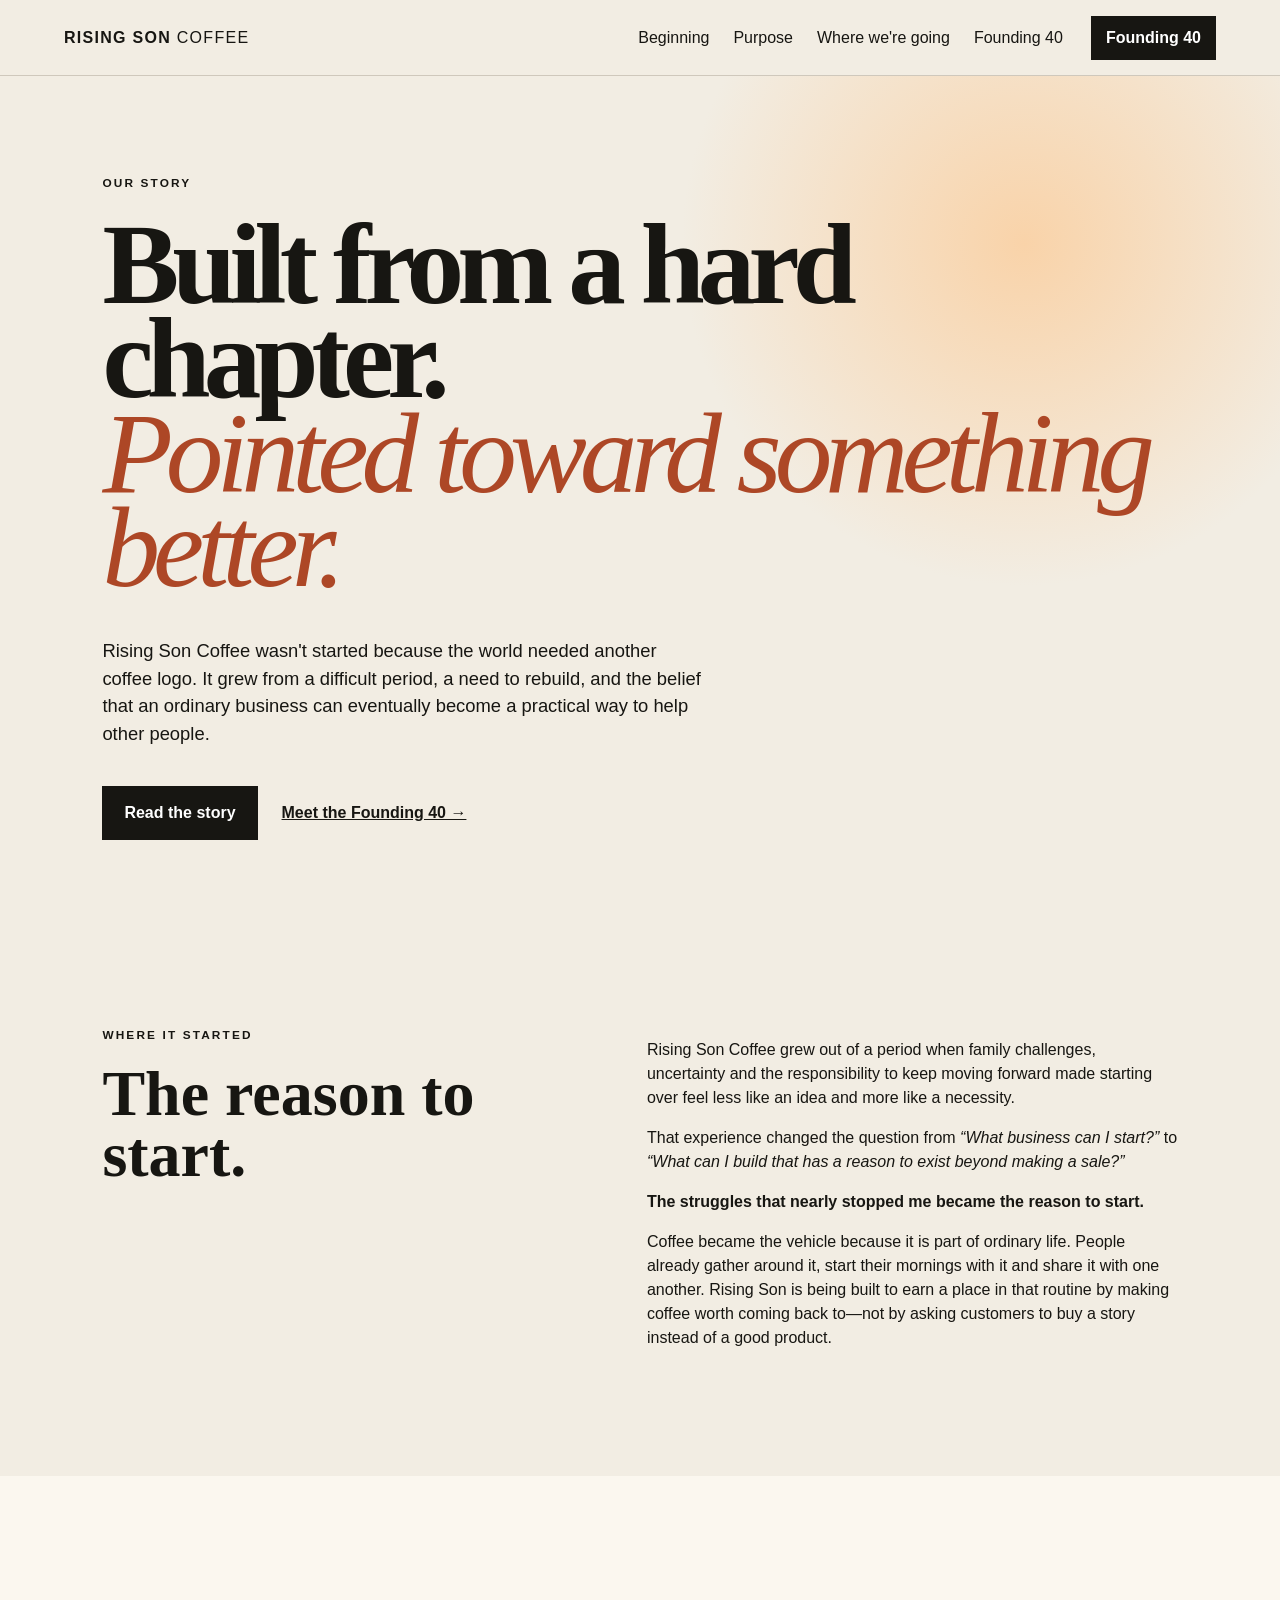
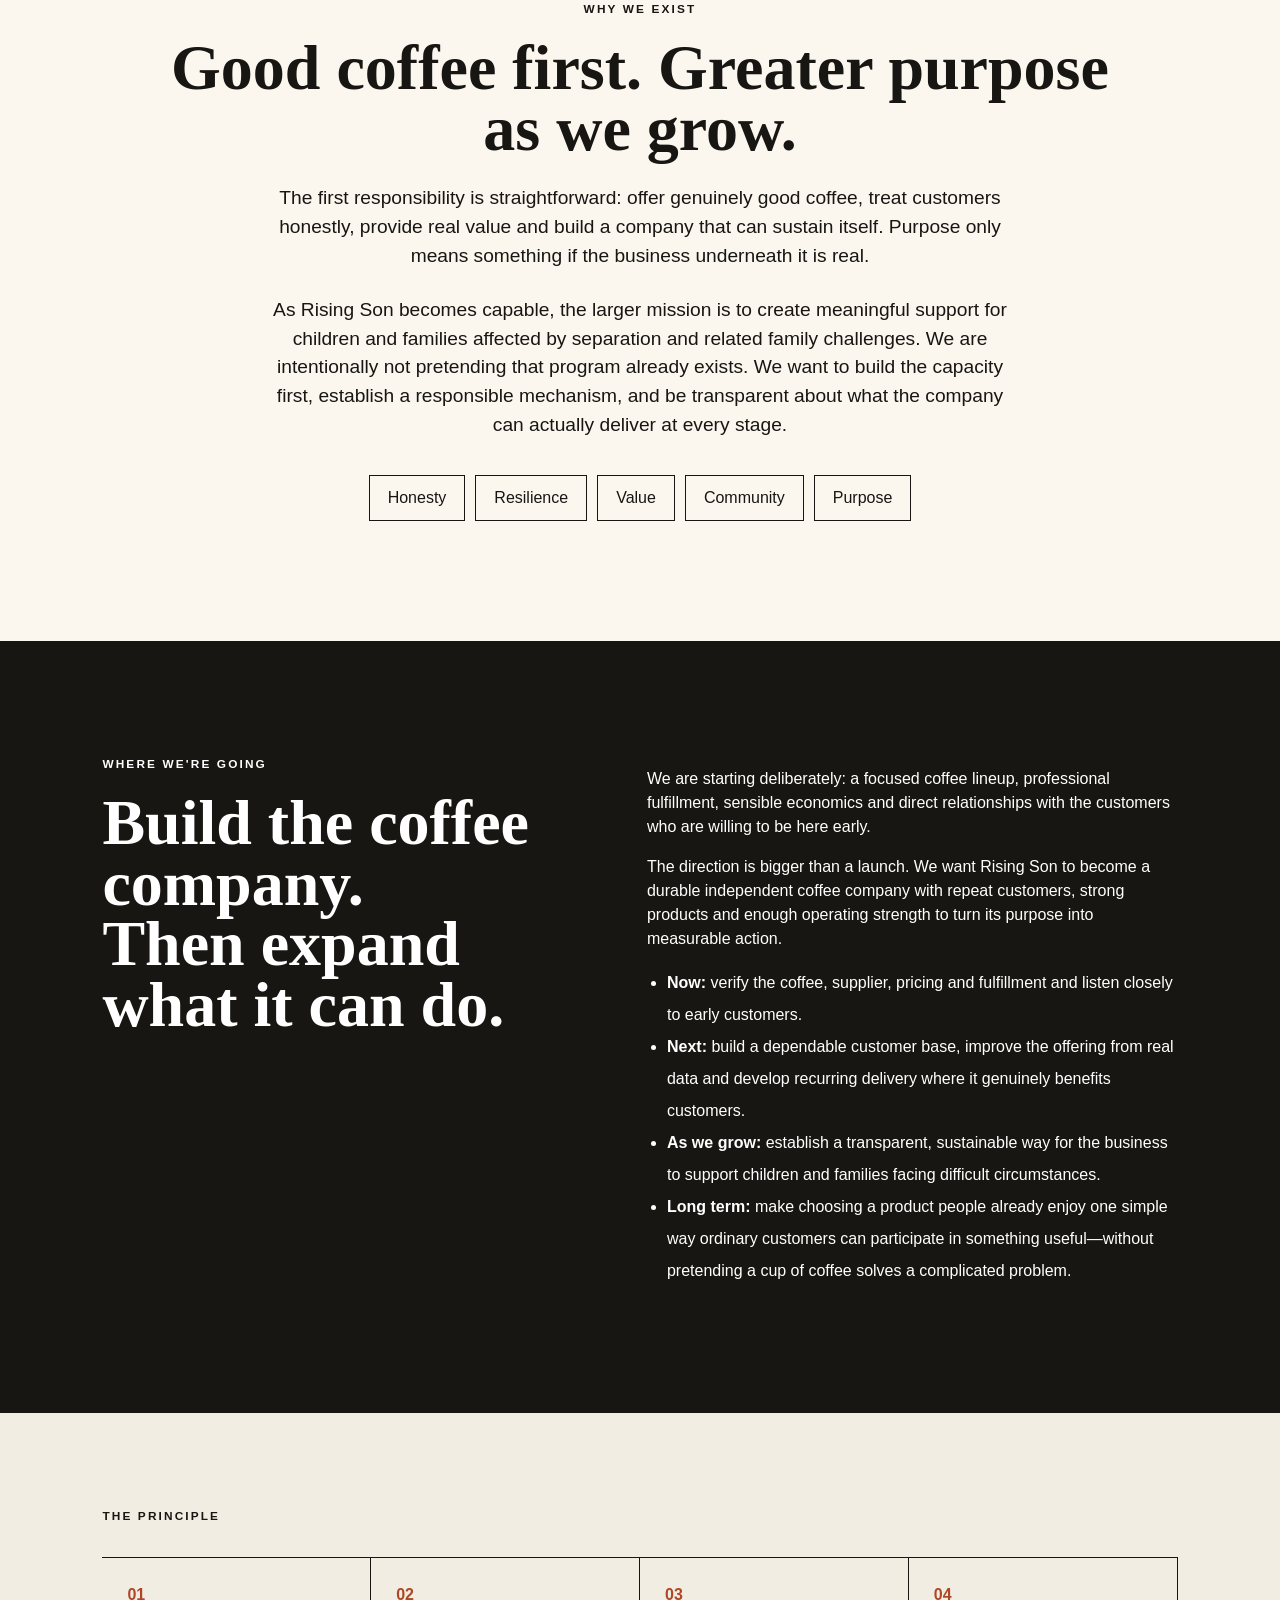
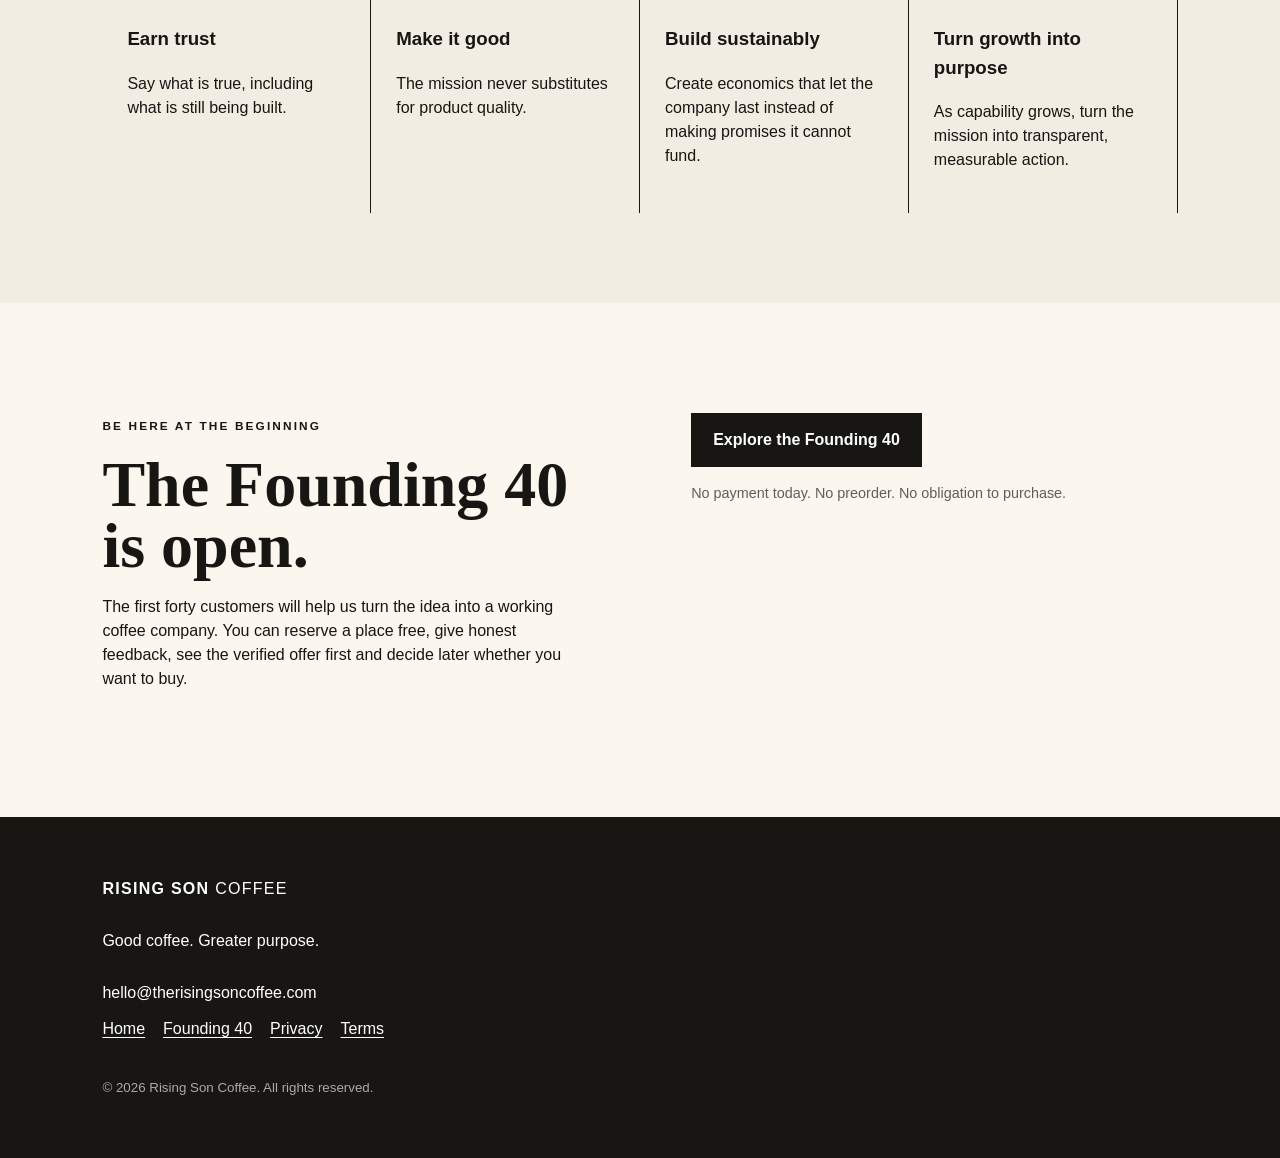
<file: story/index.html>
<!doctype html>
<html lang="en"><head><meta charset="utf-8"><meta name="viewport" content="width=device-width,initial-scale=1">
<title>Our Story & Purpose | Rising Son Coffee</title><meta name="description" content="Discover the story behind Rising Son Coffee: a purpose-driven independent coffee company built from resilience, family challenges, honesty and the determination to create something useful."><meta name="robots" content="index,follow,max-image-preview:large,max-snippet:-1"><meta name="theme-color" content="#f2ede3"><meta property="og:type" content="article"><meta property="og:site_name" content="Rising Son Coffee"><meta property="og:locale" content="en_US"><meta property="og:title" content="Our Story & Purpose | Rising Son Coffee"><meta property="og:description" content="The struggles that nearly stopped me became the reason to start Rising Son Coffee."><meta property="og:url" content="https://therisingsoncoffee.com/story/"><meta property="og:image" content="https://therisingsoncoffee.com/social-card.png"><meta property="og:image:alt" content="Rising Son Coffee — Good coffee. Greater purpose."><meta name="twitter:card" content="summary_large_image"><meta name="twitter:title" content="Our Story & Purpose | Rising Son Coffee"><meta name="twitter:description" content="A coffee company built from resilience and pointed toward something better."><meta name="twitter:image" content="https://therisingsoncoffee.com/social-card.png"><link rel="canonical" href="https://therisingsoncoffee.com/story/"><link rel="manifest" href="/site.webmanifest"><link rel="stylesheet" href="/styles.css"><script type="application/ld+json">{"@context":"https://schema.org","@type":"AboutPage","@id":"https://therisingsoncoffee.com/story/#webpage","url":"https://therisingsoncoffee.com/story/","name":"Our Story & Purpose | Rising Son Coffee","description":"The story, values and purpose behind Rising Son Coffee.","isPartOf":{"@id":"https://therisingsoncoffee.com/#website"},"about":{"@id":"https://therisingsoncoffee.com/#organization"},"inLanguage":"en-US"}</script></head>
<body><a class="skip" href="#top">Skip to content</a><header class="nav"><a class="brand" href="/">RISING SON <span>COFFEE</span></a><nav aria-label="Story"><a href="#beginning">Beginning</a><a href="#purpose">Purpose</a><a href="#future">Where we're going</a><a href="/founding40/">Founding 40</a></nav><a class="button small" href="/founding40/">Founding 40</a></header>
<main id="top"><section class="hero"><div class="eyebrow">OUR STORY</div><h1>Built from a hard chapter.<br><em>Pointed toward something better.</em></h1><p>Rising Son Coffee wasn't started because the world needed another coffee logo. It grew from a difficult period, a need to rebuild, and the belief that an ordinary business can eventually become a practical way to help other people.</p><div class="actions"><a class="button" href="#beginning">Read the story</a><a class="textlink" href="/founding40/">Meet the Founding 40 →</a></div></section>
<section id="beginning" class="section"><div><span class="kicker">WHERE IT STARTED</span><h2>The reason to start.</h2></div><div><p>Rising Son Coffee grew out of a period when family challenges, uncertainty and the responsibility to keep moving forward made starting over feel less like an idea and more like a necessity.</p><p>That experience changed the question from <em>“What business can I start?”</em> to <em>“What can I build that has a reason to exist beyond making a sale?”</em></p><p><strong>The struggles that nearly stopped me became the reason to start.</strong></p><p>Coffee became the vehicle because it is part of ordinary life. People already gather around it, start their mornings with it and share it with one another. Rising Son is being built to earn a place in that routine by making coffee worth coming back to—not by asking customers to buy a story instead of a good product.</p></div></section>
<section id="purpose" class="purpose"><span class="kicker">WHY WE EXIST</span><h2>Good coffee first. Greater purpose as we grow.</h2><p>The first responsibility is straightforward: offer genuinely good coffee, treat customers honestly, provide real value and build a company that can sustain itself. Purpose only means something if the business underneath it is real.</p><p>As Rising Son becomes capable, the larger mission is to create meaningful support for children and families affected by separation and related family challenges. We are intentionally not pretending that program already exists. We want to build the capacity first, establish a responsible mechanism, and be transparent about what the company can actually deliver at every stage.</p><div class="values"><span>Honesty</span><span>Resilience</span><span>Value</span><span>Community</span><span>Purpose</span></div></section>
<section id="future" class="section dark"><div><span class="kicker">WHERE WE'RE GOING</span><h2>Build the coffee company.<br>Then expand what it can do.</h2></div><div><p>We are starting deliberately: a focused coffee lineup, professional fulfillment, sensible economics and direct relationships with the customers who are willing to be here early.</p><p>The direction is bigger than a launch. We want Rising Son to become a durable independent coffee company with repeat customers, strong products and enough operating strength to turn its purpose into measurable action.</p><ul><li><strong>Now:</strong> verify the coffee, supplier, pricing and fulfillment and listen closely to early customers.</li><li><strong>Next:</strong> build a dependable customer base, improve the offering from real data and develop recurring delivery where it genuinely benefits customers.</li><li><strong>As we grow:</strong> establish a transparent, sustainable way for the business to support children and families facing difficult circumstances.</li><li><strong>Long term:</strong> make choosing a product people already enjoy one simple way ordinary customers can participate in something useful—without pretending a cup of coffee solves a complicated problem.</li></ul></div></section>
<section class="steps"><span class="kicker">THE PRINCIPLE</span><div class="stepgrid"><div><b>01</b><h3>Earn trust</h3><p>Say what is true, including what is still being built.</p></div><div><b>02</b><h3>Make it good</h3><p>The mission never substitutes for product quality.</p></div><div><b>03</b><h3>Build sustainably</h3><p>Create economics that let the company last instead of making promises it cannot fund.</p></div><div><b>04</b><h3>Turn growth into purpose</h3><p>As capability grows, turn the mission into transparent, measurable action.</p></div></div></section>
<section class="join"><div><span class="kicker">BE HERE AT THE BEGINNING</span><h2>The Founding 40 is open.</h2><p>The first forty customers will help us turn the idea into a working coffee company. You can reserve a place free, give honest feedback, see the verified offer first and decide later whether you want to buy.</p></div><div><a class="button" href="/founding40/">Explore the Founding 40</a><p class="form-note" style="margin-top:16px">No payment today. No preorder. No obligation to purchase.</p></div></section></main>
<footer><div class="brand">RISING SON <span>COFFEE</span></div><p>Good coffee. Greater purpose.</p><a href="mailto:hello@therisingsoncoffee.com">hello@therisingsoncoffee.com</a><div class="footerlinks"><a href="/">Home</a><a href="/founding40/">Founding 40</a><a href="/privacy.html">Privacy</a><a href="/terms.html">Terms</a></div><small>© 2026 Rising Son Coffee. All rights reserved.</small></footer></body></html>
</file>
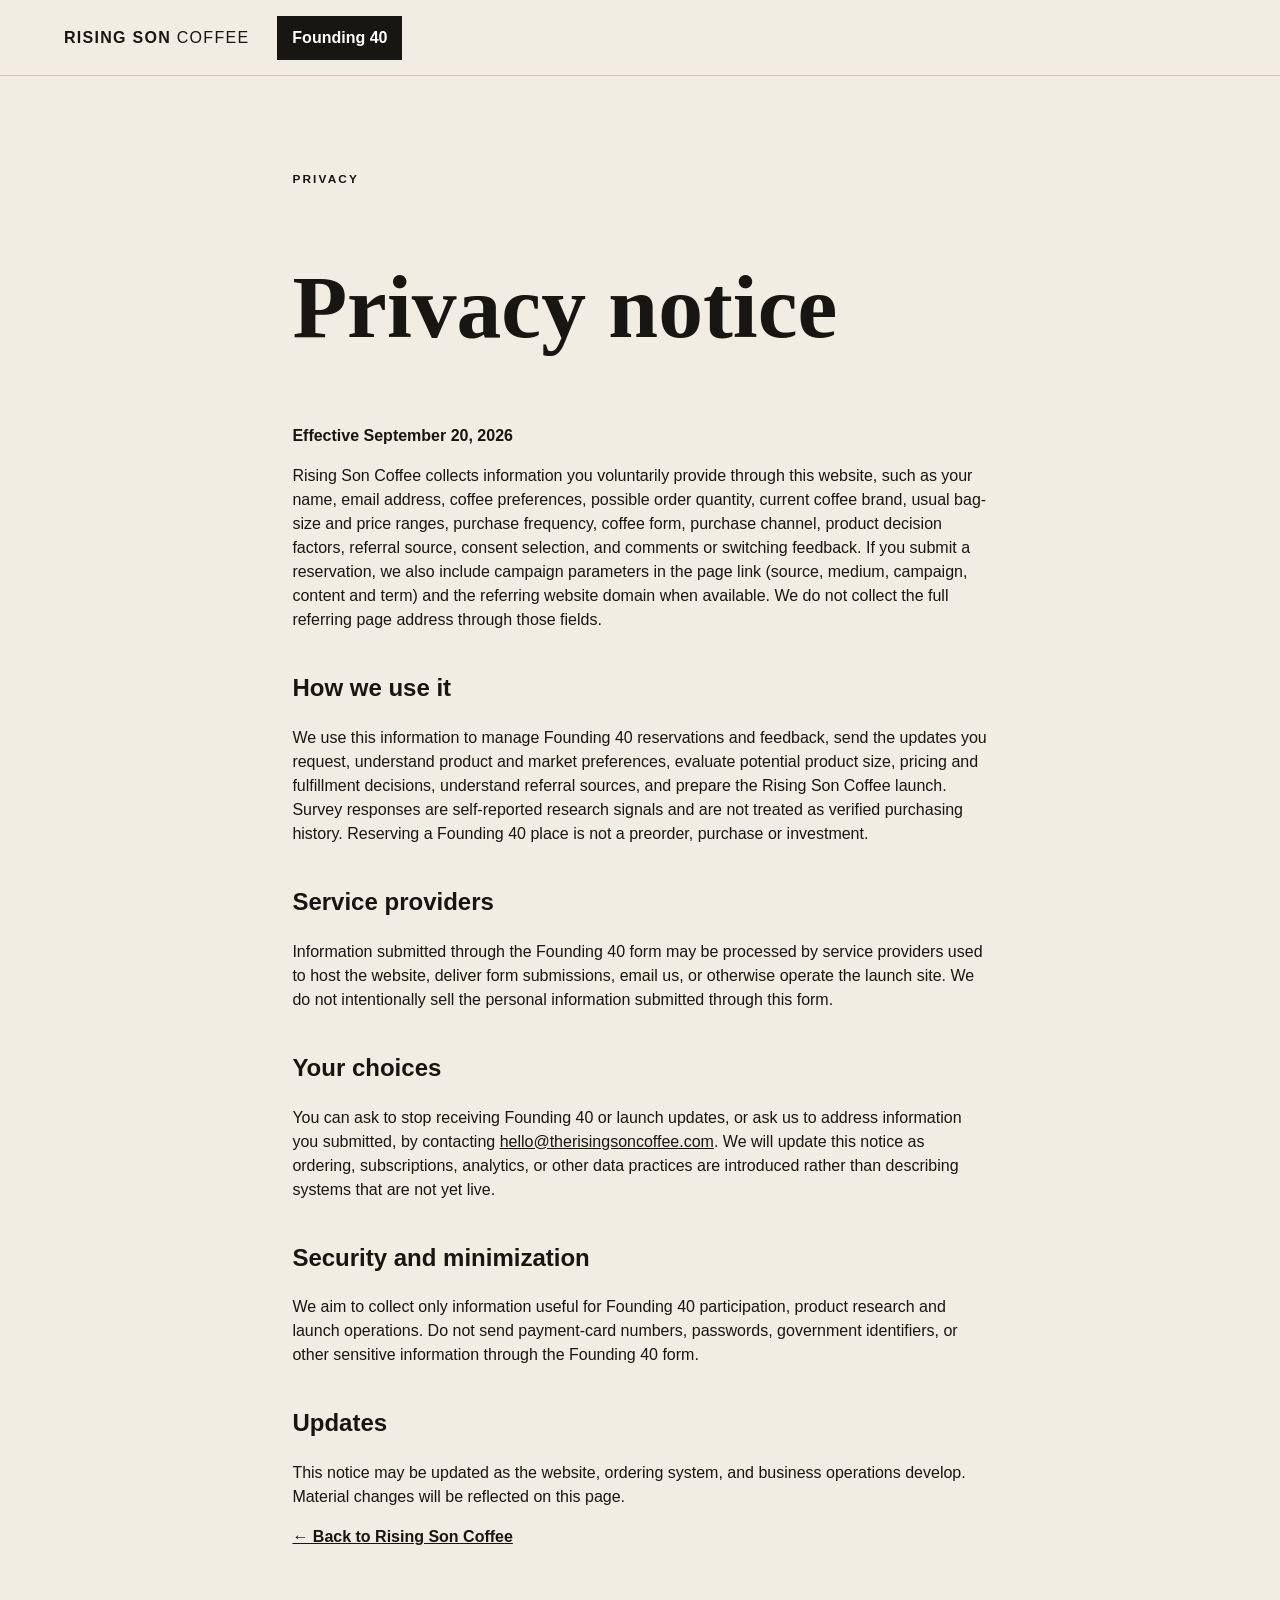
<file: privacy.html>
<!doctype html><html lang="en"><head><meta charset="utf-8"><meta name="viewport" content="width=device-width,initial-scale=1"><meta name="robots" content="index,follow"><title>Privacy | Rising Son Coffee</title><meta name="description" content="Privacy notice for the Rising Son Coffee launch site and Founding 40 reservation and feedback program."><link rel="canonical" href="https://therisingsoncoffee.com/privacy.html"><link rel="stylesheet" href="styles.css"></head><body><a class="skip" href="#privacy">Skip to content</a><header class="nav"><a class="brand" href="/">RISING SON <span>COFFEE</span></a><a class="button small" href="/founding40/">Founding 40</a></header><main id="privacy"><section class="legal"><span class="kicker">PRIVACY</span><h1>Privacy notice</h1><p><strong>Effective September 20, 2026</strong></p><p>Rising Son Coffee collects information you voluntarily provide through this website, such as your name, email address, coffee preferences, possible order quantity, current coffee brand, usual bag-size and price ranges, purchase frequency, coffee form, purchase channel, product decision factors, referral source, consent selection, and comments or switching feedback. If you submit a reservation, we also include campaign parameters in the page link (source, medium, campaign, content and term) and the referring website domain when available. We do not collect the full referring page address through those fields.</p><h2>How we use it</h2><p>We use this information to manage Founding 40 reservations and feedback, send the updates you request, understand product and market preferences, evaluate potential product size, pricing and fulfillment decisions, understand referral sources, and prepare the Rising Son Coffee launch. Survey responses are self-reported research signals and are not treated as verified purchasing history. Reserving a Founding 40 place is not a preorder, purchase or investment.</p><h2>Service providers</h2><p>Information submitted through the Founding 40 form may be processed by service providers used to host the website, deliver form submissions, email us, or otherwise operate the launch site. We do not intentionally sell the personal information submitted through this form.</p><h2>Your choices</h2><p>You can ask to stop receiving Founding 40 or launch updates, or ask us to address information you submitted, by contacting <a href="mailto:hello@therisingsoncoffee.com">hello@therisingsoncoffee.com</a>. We will update this notice as ordering, subscriptions, analytics, or other data practices are introduced rather than describing systems that are not yet live.</p><h2>Security and minimization</h2><p>We aim to collect only information useful for Founding 40 participation, product research and launch operations. Do not send payment-card numbers, passwords, government identifiers, or other sensitive information through the Founding 40 form.</p><h2>Updates</h2><p>This notice may be updated as the website, ordering system, and business operations develop. Material changes will be reflected on this page.</p><p><a class="textlink" href="/">← Back to Rising Son Coffee</a></p></section></main></body></html>
</file>
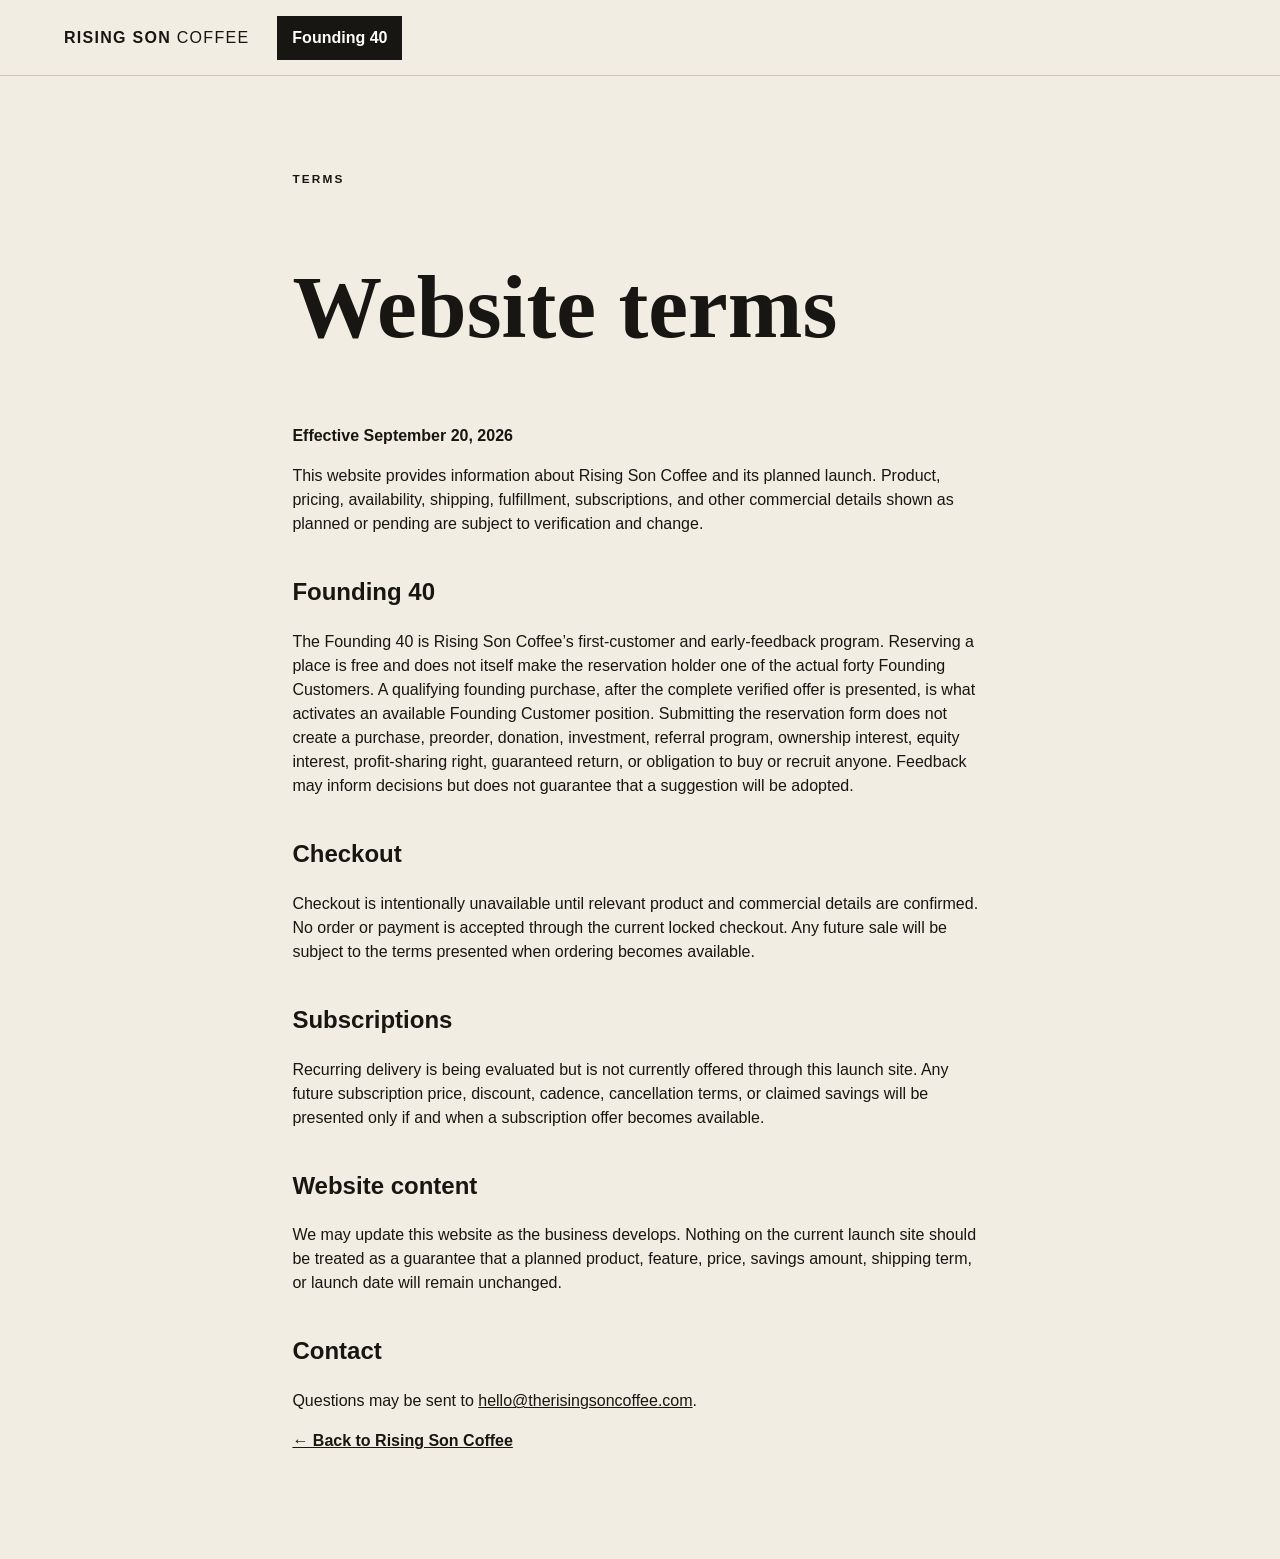
<file: terms.html>
<!doctype html><html lang="en"><head><meta charset="utf-8"><meta name="viewport" content="width=device-width,initial-scale=1"><meta name="robots" content="index,follow"><title>Terms | Rising Son Coffee</title><meta name="description" content="Website terms for the Rising Son Coffee prelaunch site and Founding 40 feedback list."><link rel="canonical" href="https://therisingsoncoffee.com/terms.html"><link rel="stylesheet" href="styles.css"></head><body><a class="skip" href="#terms">Skip to content</a><header class="nav"><a class="brand" href="/">RISING SON <span>COFFEE</span></a><a class="button small" href="/founding40/">Founding 40</a></header><main id="terms"><section class="legal"><span class="kicker">TERMS</span><h1>Website terms</h1><p><strong>Effective September 20, 2026</strong></p><p>This website provides information about Rising Son Coffee and its planned launch. Product, pricing, availability, shipping, fulfillment, subscriptions, and other commercial details shown as planned or pending are subject to verification and change.</p><h2>Founding 40</h2><p>The Founding 40 is Rising Son Coffee’s first-customer and early-feedback program. Reserving a place is free and does not itself make the reservation holder one of the actual forty Founding Customers. A qualifying founding purchase, after the complete verified offer is presented, is what activates an available Founding Customer position. Submitting the reservation form does not create a purchase, preorder, donation, investment, referral program, ownership interest, equity interest, profit-sharing right, guaranteed return, or obligation to buy or recruit anyone. Feedback may inform decisions but does not guarantee that a suggestion will be adopted.</p><h2>Checkout</h2><p>Checkout is intentionally unavailable until relevant product and commercial details are confirmed. No order or payment is accepted through the current locked checkout. Any future sale will be subject to the terms presented when ordering becomes available.</p><h2>Subscriptions</h2><p>Recurring delivery is being evaluated but is not currently offered through this launch site. Any future subscription price, discount, cadence, cancellation terms, or claimed savings will be presented only if and when a subscription offer becomes available.</p><h2>Website content</h2><p>We may update this website as the business develops. Nothing on the current launch site should be treated as a guarantee that a planned product, feature, price, savings amount, shipping term, or launch date will remain unchanged.</p><h2>Contact</h2><p>Questions may be sent to <a href="mailto:hello@therisingsoncoffee.com">hello@therisingsoncoffee.com</a>.</p><p><a class="textlink" href="/">← Back to Rising Son Coffee</a></p></section></main></body></html>
</file>
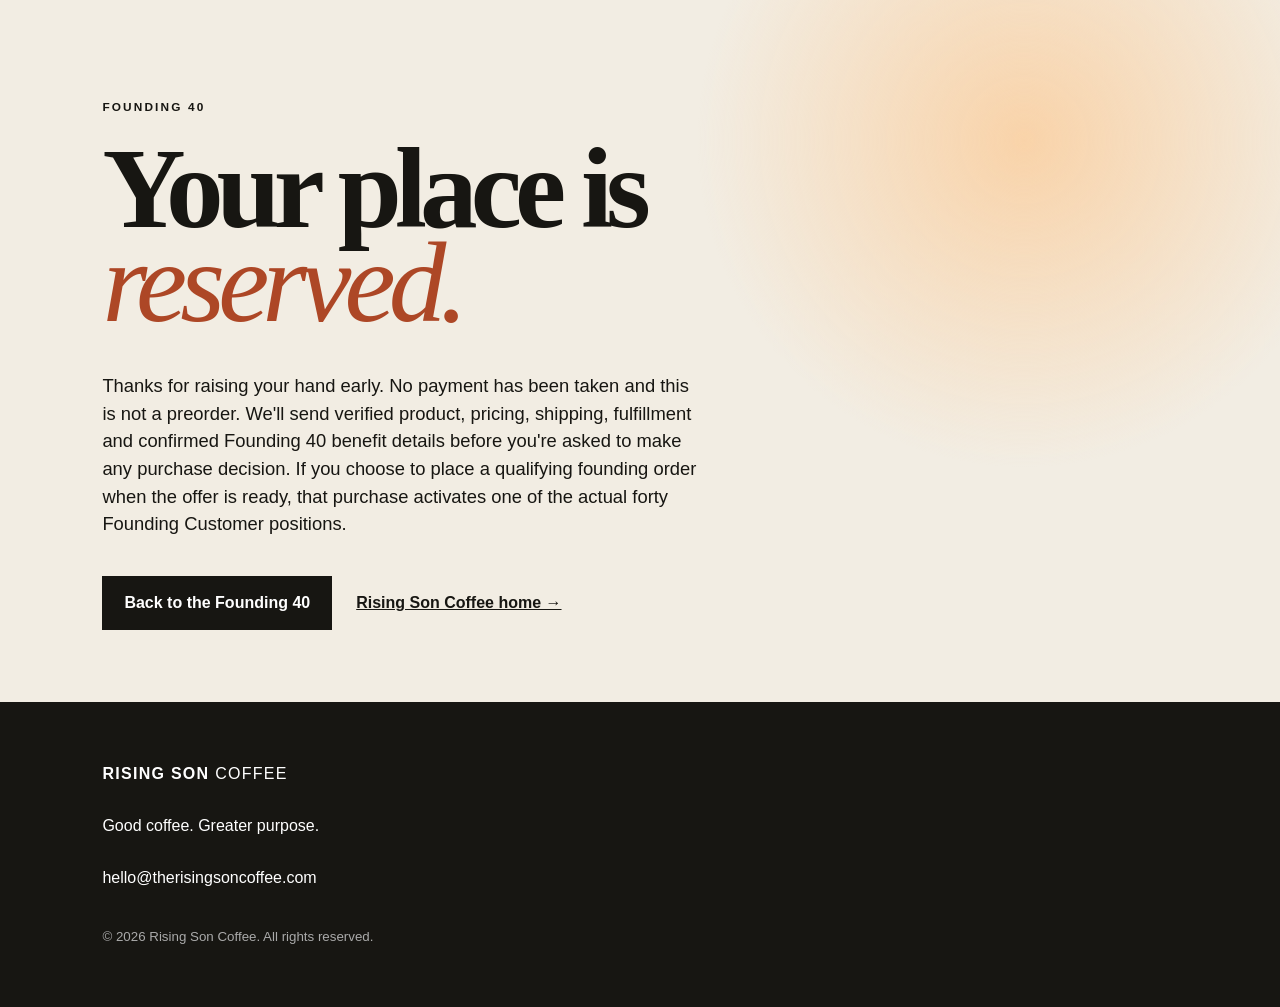
<file: thanks.html>
<!doctype html>
<html lang="en"><head><meta charset="utf-8"><meta name="viewport" content="width=device-width,initial-scale=1"><meta name="robots" content="noindex"><meta name="theme-color" content="#f2ede3"><title>You're in | Rising Son Coffee</title><link rel="stylesheet" href="styles.css"></head>
<body><main><section class="hero"><div class="eyebrow">FOUNDING 40</div><h1>Your place is<br><em>reserved.</em></h1><p>Thanks for raising your hand early. No payment has been taken and this is not a preorder. We'll send verified product, pricing, shipping, fulfillment and confirmed Founding 40 benefit details before you're asked to make any purchase decision. If you choose to place a qualifying founding order when the offer is ready, that purchase activates one of the actual forty Founding Customer positions.</p><div class="actions"><a class="button" href="/founding40/">Back to the Founding 40</a><a class="textlink" href="/">Rising Son Coffee home →</a></div></section></main><footer><div class="brand">RISING SON <span>COFFEE</span></div><p>Good coffee. Greater purpose.</p><a href="mailto:hello@therisingsoncoffee.com">hello@therisingsoncoffee.com</a><small>© 2026 Rising Son Coffee. All rights reserved.</small></footer></body></html>
</file>
<file: styles.css>
:root{--ink:#171612;--paper:#f2ede3;--cream:#fbf7ef;--accent:#ad4726;--muted:#625e57}*{box-sizing:border-box}html{scroll-behavior:smooth}body{margin:0;background:var(--paper);color:var(--ink);font-family:Arial,Helvetica,sans-serif;line-height:1.5}.nav{height:76px;padding:0 5vw;display:flex;align-items:center;gap:28px;border-bottom:1px solid #cfc8bc;position:sticky;top:0;background:rgba(242,237,227,.96);z-index:10}.brand{font-weight:900;letter-spacing:.08em}.brand span{font-weight:400}.nav nav{display:flex;gap:24px;margin-left:auto}.nav a,footer a{color:inherit;text-decoration:none}.button{display:inline-block;border:0;background:var(--ink);color:white!important;padding:15px 22px;text-decoration:none;font-weight:800;cursor:pointer}.button.small{padding:10px 15px}.hero{min-height:76vh;padding:11vh 8vw 8vh;display:grid;align-content:center;background:radial-gradient(circle at 80% 20%,#f9d3a9 0,transparent 28%),var(--paper)}.eyebrow,.kicker{font-size:.74rem;font-weight:900;letter-spacing:.18em}.hero h1{font-family:Georgia,serif;font-size:clamp(3.6rem,9vw,8.5rem);line-height:.82;letter-spacing:-.06em;margin:24px 0;max-width:1050px}.hero h1 em{font-weight:400;color:var(--accent)}.hero>p{max-width:600px;font-size:1.15rem}.actions{display:flex;gap:24px;align-items:center;margin-top:20px}.textlink{color:var(--ink);font-weight:800}.counter{margin-top:55px;display:flex;gap:15px;align-items:baseline}.counter strong{font-size:1.6rem;white-space:nowrap}.counter span{color:var(--muted);max-width:520px}.section{padding:110px 8vw;display:grid;grid-template-columns:1fr 1.2fr;gap:8vw}.section h2,.purpose h2,.join h2,.locked h2{font-family:Georgia,serif;font-size:clamp(2.6rem,5vw,5rem);line-height:.95;margin:18px 0}.cards{display:grid;grid-template-columns:1fr 1fr;gap:15px;margin-top:35px}.cards article{min-height:250px;padding:30px;background:#f0b43f;display:flex;flex-direction:column;justify-content:flex-end}.cards article span{margin-bottom:auto}.cards .mono{background:#24231f;color:white}.purpose{padding:120px 12vw;text-align:center;background:var(--cream)}.purpose p{max-width:760px;margin:25px auto;font-size:1.2rem}.values{display:flex;justify-content:center;flex-wrap:wrap;gap:10px;margin-top:35px}.values span{border:1px solid;padding:10px 18px}.dark{background:var(--ink);color:white}.dark ul{padding-left:20px;line-height:2}.fine{font-size:.8rem;color:#bdb7ac}.button.light{background:var(--cream);color:var(--ink)!important}.steps{padding:90px 8vw}.stepgrid{display:grid;grid-template-columns:repeat(4,1fr);margin-top:30px;border-top:1px solid}.stepgrid>div{padding:25px;border-right:1px solid}.stepgrid b{color:var(--accent)}.join{padding:110px 8vw;background:var(--cream);display:grid;grid-template-columns:1fr 1fr;gap:8vw}form{display:grid;gap:18px}label,legend{font-weight:700;font-size:.85rem}input,select,textarea{width:100%;margin-top:7px;padding:13px;border:1px solid #777;background:white;color:var(--ink);font:inherit}fieldset{border:0;padding:0;margin:0}.choices{display:grid;grid-template-columns:1fr 1fr;gap:8px;margin-top:7px}.choices label{position:relative}.choices label input{position:absolute;width:1px;height:1px;padding:0;margin:-1px;overflow:hidden;clip:rect(0,0,0,0);white-space:nowrap;border:0}.choices span{display:block;border:1px solid #777;padding:12px;text-align:center;cursor:pointer}.choices input:checked+span{background:var(--ink);color:white}.choices input:focus-visible+span{outline:3px solid var(--accent);outline-offset:3px}.consent{display:flex;gap:10px;align-items:flex-start}.consent input{width:auto;margin-top:3px}.form-note,.status{font-size:.9rem}.form-note{margin:0;color:var(--muted)}.form-note a{color:inherit;text-underline-offset:3px}.honey{position:absolute!important;left:-9999px!important;width:1px!important;height:1px!important}.faq{padding:100px 18vw}.faq details{border-top:1px solid #aaa;padding:20px 0}.faq summary{font-weight:800;cursor:pointer}.locked{padding:90px 8vw;text-align:center;background:#ded8cd}.locked>p{max-width:640px;margin:0 auto 20px}.locked button{padding:13px 20px}footer{padding:60px 8vw;background:var(--ink);color:white;display:grid;gap:12px}footer small{color:#aaa;margin-top:25px}@media(max-width:760px){.nav{height:auto;min-height:64px;padding:10px 4vw;gap:12px;flex-wrap:wrap}.nav nav{display:flex;order:3;width:100%;gap:8px;overflow-x:auto;white-space:nowrap;padding:4px 0 2px;scrollbar-width:thin}.nav nav a{display:inline-block;padding:7px 9px;border:1px solid #cfc8bc;font-size:.78rem;font-weight:700}.nav .small{margin-left:auto}.section,.join{grid-template-columns:1fr;padding:75px 6vw}.hero{padding:90px 6vw 60px}.hero h1{font-size:clamp(3.2rem,18vw,5rem)}.cards,.choices{grid-template-columns:1fr}.stepgrid{grid-template-columns:1fr 1fr}.faq{padding:75px 6vw}.actions{align-items:flex-start;flex-direction:column}.counter{align-items:flex-start;flex-direction:column}}.legal{max-width:900px;margin:auto;padding:90px 8vw;min-height:75vh}.legal h1{font-family:Georgia,serif;font-size:clamp(3rem,7vw,6rem);line-height:.95}.legal h2{margin-top:38px}.legal a{color:inherit}.footerlinks{display:flex;gap:18px}.footerlinks a{text-decoration:underline;text-underline-offset:3px}.skip{position:absolute;left:-9999px;top:auto}.skip:focus{left:12px;top:12px;z-index:100;background:#fff;color:#000;padding:10px}.button:focus-visible,a:focus-visible,input:focus-visible,select:focus-visible,textarea:focus-visible,summary:focus-visible,button:focus-visible{outline:3px solid currentColor;outline-offset:3px}.button:disabled{cursor:not-allowed;opacity:.65}@media(prefers-reduced-motion:reduce){html{scroll-behavior:auto}}

.intent{display:grid;gap:9px}.intent .form-note{margin-top:-2px}.intent-choices{grid-template-columns:1fr}.intent-choices span{text-align:left;display:grid;gap:4px}.intent-choices strong{font-size:.95rem}.intent-choices small{font-weight:400;line-height:1.35;color:var(--muted)}.intent-choices input:checked+span small{color:#eee}

.survey{display:grid;gap:16px;padding:18px;border:1px solid #c7c0b5;background:rgba(255,255,255,.35)}.survey>legend{font-size:1rem}.optional{font-weight:400;color:var(--muted);font-size:.8rem}.survey-grid{display:grid;grid-template-columns:1fr 1fr;gap:12px}.subfield{display:grid;gap:8px}.checkgrid{display:grid;grid-template-columns:1fr 1fr;gap:8px}.checkgrid label{position:relative}.checkgrid input{position:absolute;width:1px;height:1px;padding:0;margin:-1px;overflow:hidden;clip:rect(0,0,0,0);white-space:nowrap;border:0}.checkgrid span{display:block;border:1px solid #777;padding:10px;font-weight:600;cursor:pointer}.checkgrid input:checked+span{background:var(--ink);color:white}.checkgrid input:focus-visible+span{outline:3px solid var(--accent);outline-offset:3px}@media(max-width:760px){.survey-grid,.checkgrid{grid-template-columns:1fr}}
.reserve-submit{font-size:1rem;padding:18px 22px;background:var(--accent)}.submit-note{text-align:center;font-weight:700}
</file>
